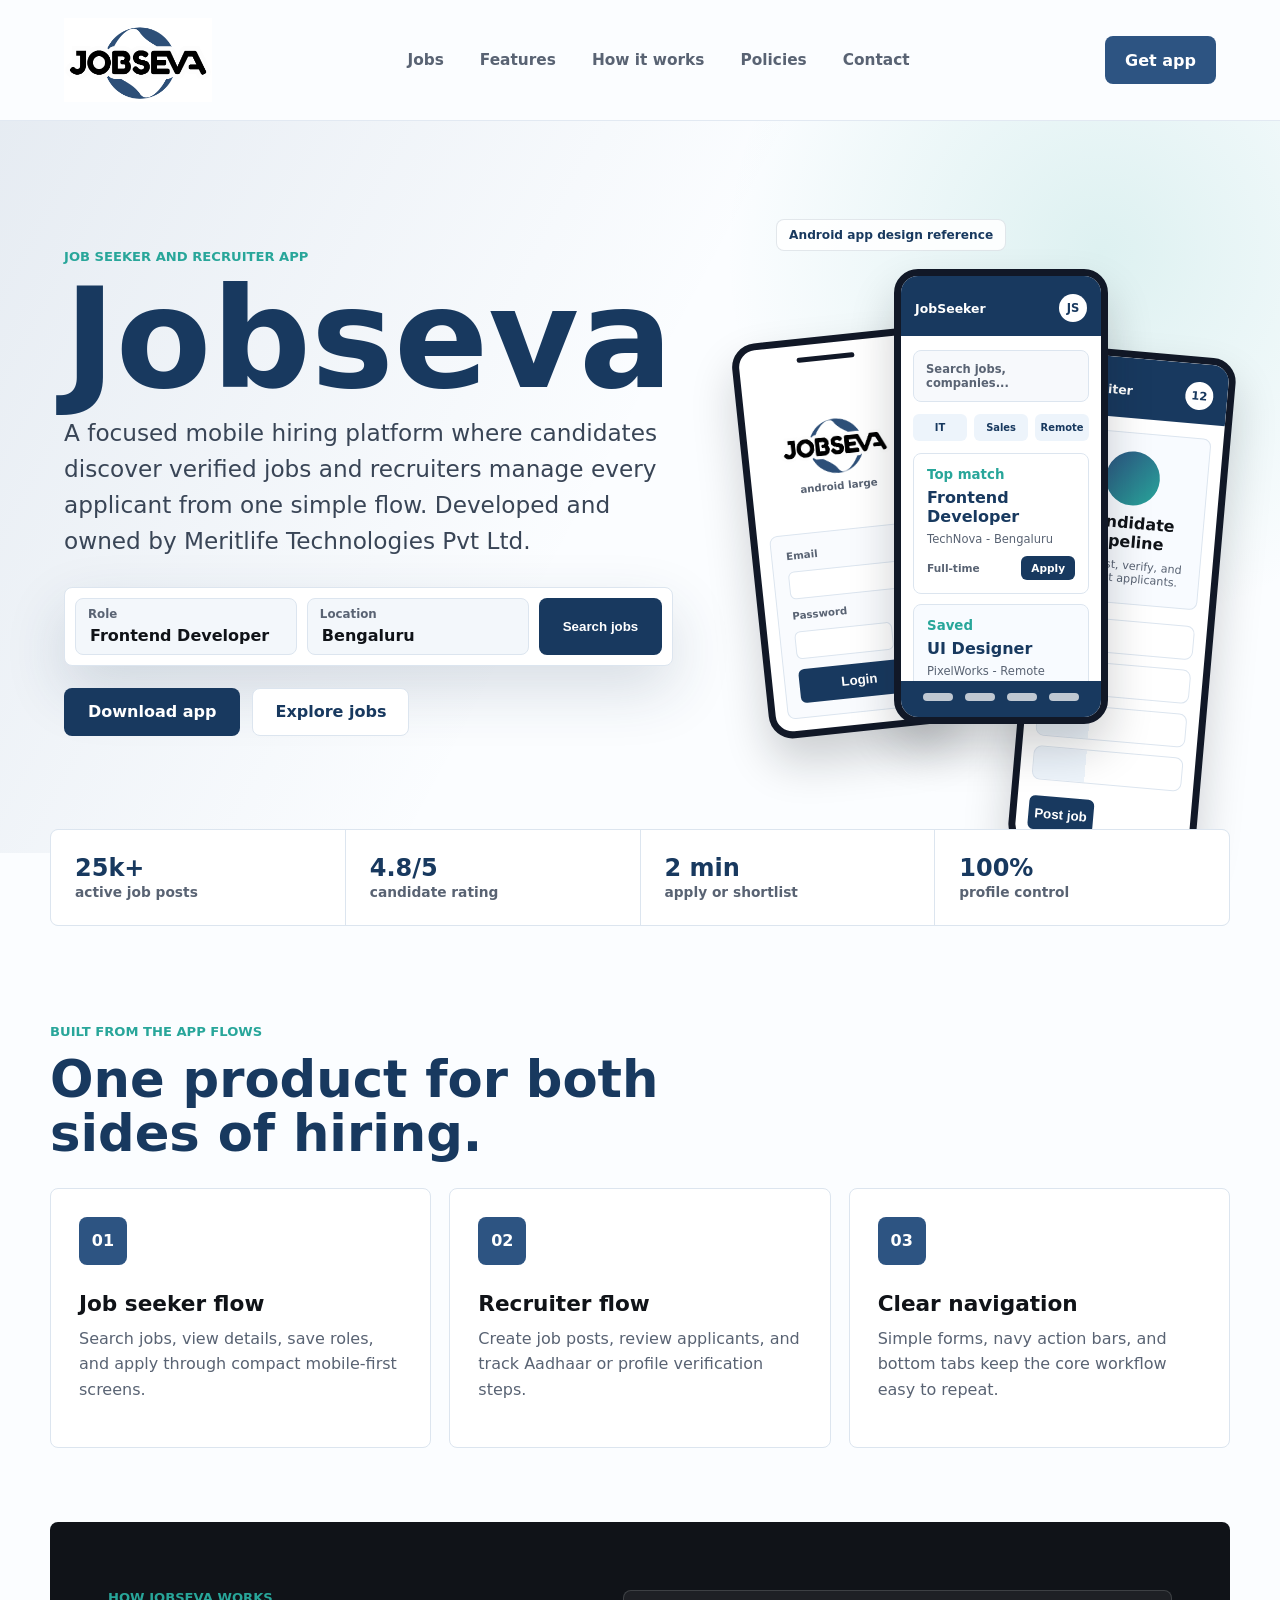
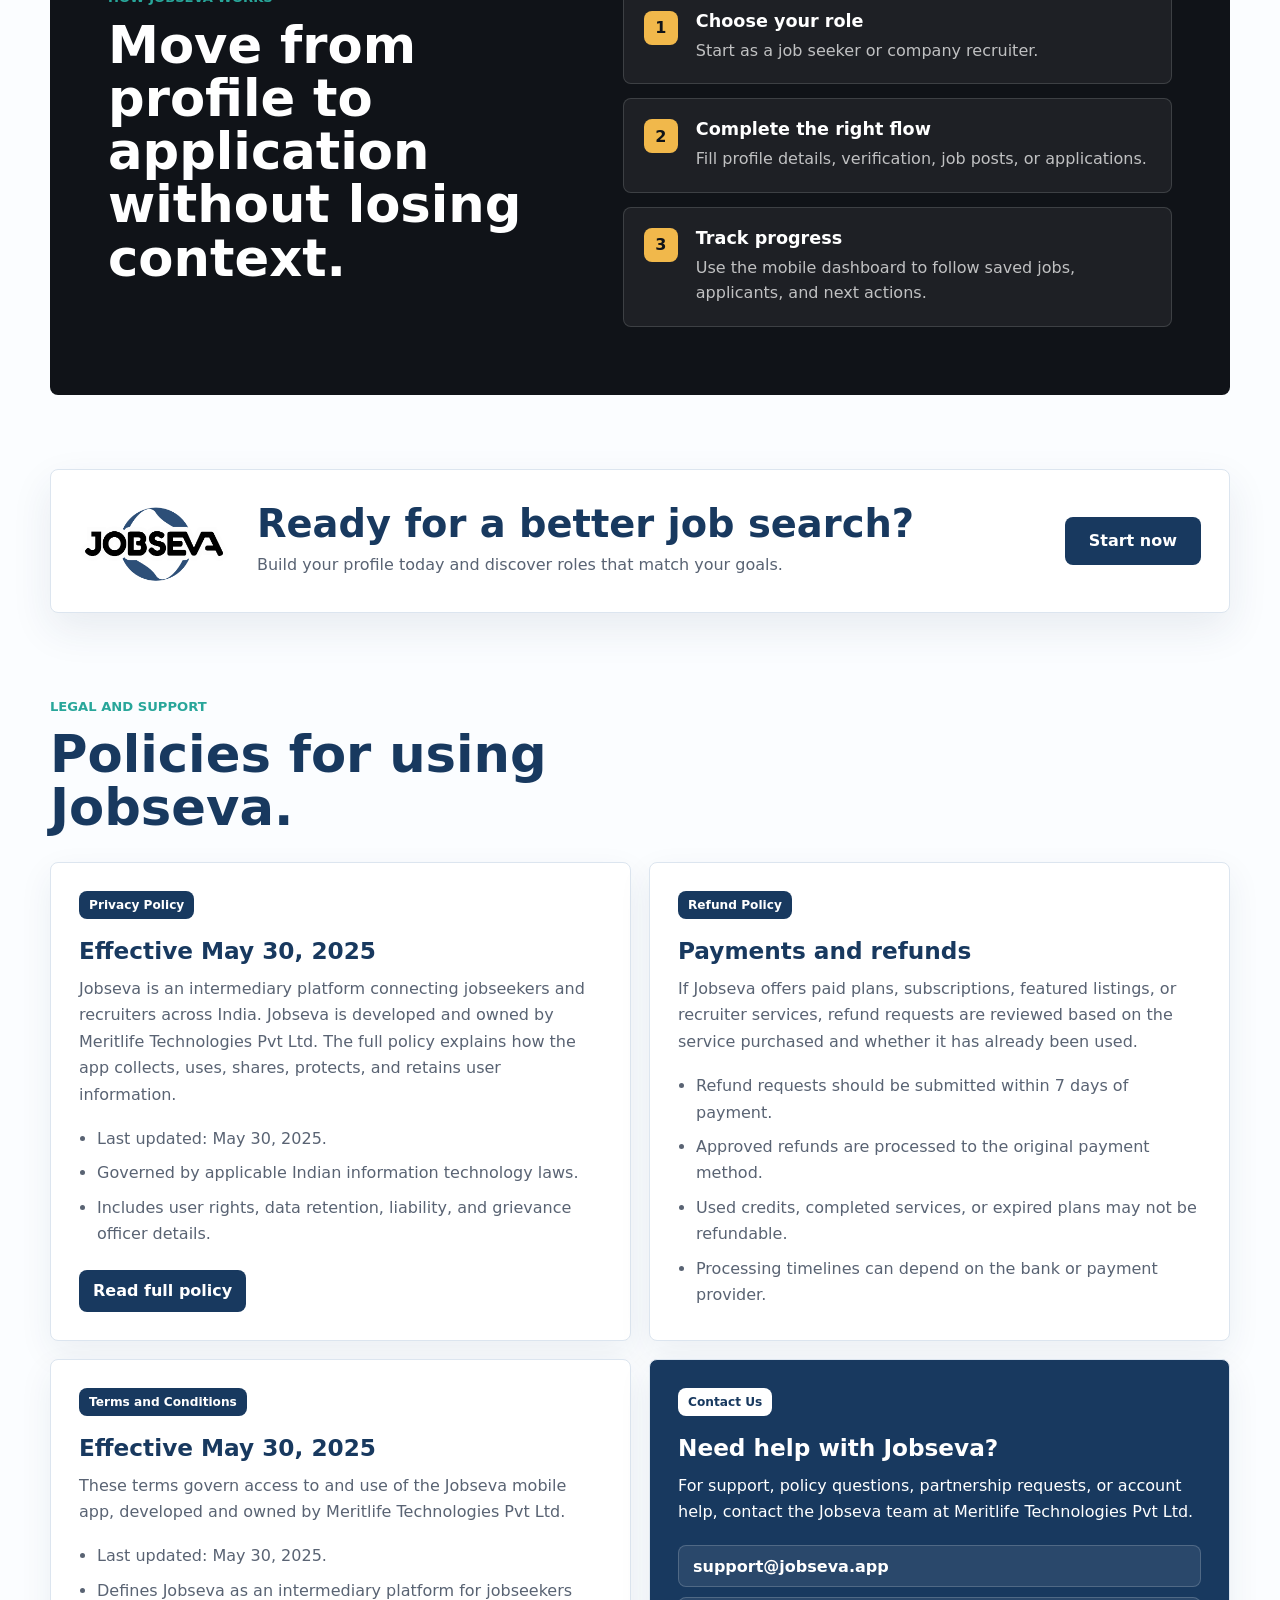
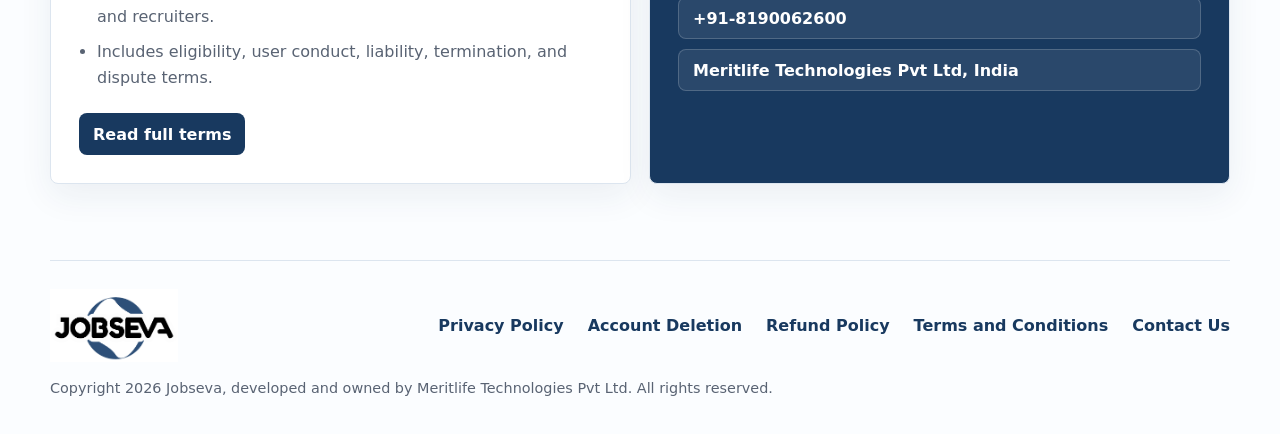
<file: index.html>
<!DOCTYPE html>
<html lang="en">
  <head>
    <meta charset="UTF-8" />
    <meta name="viewport" content="width=device-width, initial-scale=1.0" />
    <title>Jobseva - Find Work That Fits</title>
    <link rel="stylesheet" href="styles.css" />
    <link rel="icon" type="image/png" href="jobseva-logo.png" />
  </head>
  <body>
    <header class="site-header">
      <a class="brand" href="#" aria-label="Jobseva home">
        <img src="jobseva-logo-cropped.png" alt="Jobseva" />
      </a>
      <nav class="nav-links" aria-label="Primary navigation">
        <a href="#jobs">Jobs</a>
        <a href="#features">Features</a>
        <a href="#how">How it works</a>
        <a href="#policies">Policies</a>
        <a href="#contact">Contact</a>
      </nav>
      <a class="header-cta" href="#download">Get app</a>
    </header>

    <main>
      <section class="hero">
        <div class="hero-content">
          <p class="eyebrow">Job seeker and recruiter app</p>
          <h1>Jobseva</h1>
          <p class="hero-copy">
            A focused mobile hiring platform where candidates discover verified
            jobs and recruiters manage every applicant from one simple flow.
            Developed and owned by Meritlife Technologies Pvt Ltd.
          </p>

          <form class="search-panel" aria-label="Search jobs">
            <label>
              <span>Role</span>
              <input type="text" value="Frontend Developer" aria-label="Job role" />
            </label>
            <label>
              <span>Location</span>
              <input type="text" value="Bengaluru" aria-label="Job location" />
            </label>
            <button type="submit">Search jobs</button>
          </form>

          <div class="hero-actions" id="download">
            <a class="primary-action" href="#">Download app</a>
            <a class="secondary-action" href="#jobs">Explore jobs</a>
          </div>
        </div>

        <div class="app-showcase" aria-label="Jobseva app screens preview">
          <div class="showcase-label">Android app design reference</div>
          <div class="screen-stack">
            <section class="app-screen screen-login" aria-label="Login screen">
              <div class="status-bar"></div>
              <div class="splash-mark">
                <img src="jobseva-logo-cropped.png" alt="" />
                <span>android large</span>
              </div>
              <form class="login-card">
                <label>Email</label>
                <div class="input-line"></div>
                <label>Password</label>
                <div class="input-line short"></div>
                <button type="button">Login</button>
              </form>
            </section>

            <section class="app-screen screen-home" aria-label="Job seeker home screen">
              <div class="app-bar">
                <span>JobSeeker</span>
                <strong>JS</strong>
              </div>
              <div class="search-chip">Search jobs, companies...</div>
              <div class="category-row">
                <span>IT</span>
                <span>Sales</span>
                <span>Remote</span>
              </div>
              <article class="mobile-job-card" id="jobs">
                <small>Top match</small>
                <h2>Frontend Developer</h2>
                <p>TechNova - Bengaluru</p>
                <div>
                  <span>Full-time</span>
                  <strong>Apply</strong>
                </div>
              </article>
              <article class="mobile-job-card muted-card">
                <small>Saved</small>
                <h2>UI Designer</h2>
                <p>PixelWorks - Remote</p>
              </article>
              <nav class="bottom-nav" aria-label="App navigation">
                <span></span>
                <span></span>
                <span></span>
                <span></span>
              </nav>
            </section>

            <section class="app-screen screen-profile" aria-label="Recruiter dashboard screen">
              <div class="app-bar">
                <span>Recruiter</span>
                <strong>12</strong>
              </div>
              <div class="profile-panel">
                <div class="avatar"></div>
                <strong>Candidate pipeline</strong>
                <p>Shortlist, verify, and contact applicants.</p>
              </div>
              <div class="pipeline-list">
                <span></span>
                <span></span>
                <span></span>
                <span></span>
              </div>
              <button class="post-job" type="button">Post job</button>
            </section>
          </div>
        </div>
      </section>

      <section class="trust-band" aria-label="Jobseva highlights">
        <div>
          <strong>25k+</strong>
          <span>active job posts</span>
        </div>
        <div>
          <strong>4.8/5</strong>
          <span>candidate rating</span>
        </div>
        <div>
          <strong>2 min</strong>
          <span>apply or shortlist</span>
        </div>
        <div>
          <strong>100%</strong>
          <span>profile control</span>
        </div>
      </section>

      <section class="features" id="features">
        <div class="section-heading">
          <p class="eyebrow">Built from the app flows</p>
          <h2>One product for both sides of hiring.</h2>
        </div>
        <div class="feature-grid">
          <article>
            <span class="feature-icon">01</span>
            <h3>Job seeker flow</h3>
            <p>Search jobs, view details, save roles, and apply through compact mobile-first screens.</p>
          </article>
          <article>
            <span class="feature-icon">02</span>
            <h3>Recruiter flow</h3>
            <p>Create job posts, review applicants, and track Aadhaar or profile verification steps.</p>
          </article>
          <article>
            <span class="feature-icon">03</span>
            <h3>Clear navigation</h3>
            <p>Simple forms, navy action bars, and bottom tabs keep the core workflow easy to repeat.</p>
          </article>
        </div>
      </section>

      <section class="workflow" id="how">
        <div>
          <p class="eyebrow">How Jobseva works</p>
          <h2>Move from profile to application without losing context.</h2>
        </div>
        <ol>
          <li>
            <strong>Choose your role</strong>
            <span>Start as a job seeker or company recruiter.</span>
          </li>
          <li>
            <strong>Complete the right flow</strong>
            <span>Fill profile details, verification, job posts, or applications.</span>
          </li>
          <li>
            <strong>Track progress</strong>
            <span>Use the mobile dashboard to follow saved jobs, applicants, and next actions.</span>
          </li>
        </ol>
      </section>

      <section class="final-cta">
        <img src="jobseva-logo-cropped.png" alt="Jobseva" />
        <div>
          <h2>Ready for a better job search?</h2>
          <p>Build your profile today and discover roles that match your goals.</p>
        </div>
        <a href="#">Start now</a>
      </section>

      <section class="policies" id="policies">
        <div class="section-heading">
          <p class="eyebrow">Legal and support</p>
          <h2>Policies for using Jobseva.</h2>
        </div>

        <div class="policy-grid">
          <article id="privacy-policy">
            <span class="policy-kicker">Privacy Policy</span>
            <h3>Effective May 30, 2025</h3>
            <p>
              Jobseva is an intermediary platform connecting jobseekers and
              recruiters across India. Jobseva is developed and owned by
              Meritlife Technologies Pvt Ltd. The full policy explains how the
              app collects, uses, shares, protects, and retains user information.
            </p>
            <ul>
              <li>Last updated: May 30, 2025.</li>
              <li>Governed by applicable Indian information technology laws.</li>
              <li>Includes user rights, data retention, liability, and grievance officer details.</li>
            </ul>
            <div class="policy-actions">
              <a href="privacy-policy.html">Read full policy</a>
            </div>
          </article>

          <article id="refund-policy">
            <span class="policy-kicker">Refund Policy</span>
            <h3>Payments and refunds</h3>
            <p>
              If Jobseva offers paid plans, subscriptions, featured listings, or
              recruiter services, refund requests are reviewed based on the
              service purchased and whether it has already been used.
            </p>
            <ul>
              <li>Refund requests should be submitted within 7 days of payment.</li>
              <li>Approved refunds are processed to the original payment method.</li>
              <li>Used credits, completed services, or expired plans may not be refundable.</li>
              <li>Processing timelines can depend on the bank or payment provider.</li>
            </ul>
          </article>

          <article id="terms-and-conditions">
            <span class="policy-kicker">Terms and Conditions</span>
            <h3>Effective May 30, 2025</h3>
            <p>
              These terms govern access to and use of the Jobseva mobile app,
              developed and owned by Meritlife Technologies Pvt Ltd.
            </p>
            <ul>
              <li>Last updated: May 30, 2025.</li>
              <li>Defines Jobseva as an intermediary platform for jobseekers and recruiters.</li>
              <li>Includes eligibility, user conduct, liability, termination, and dispute terms.</li>
            </ul>
            <div class="policy-actions">
              <a href="terms-and-conditions.html">Read full terms</a>
            </div>
          </article>

          <article class="contact-card" id="contact">
            <span class="policy-kicker">Contact Us</span>
            <h3>Need help with Jobseva?</h3>
            <p>
              For support, policy questions, partnership requests, or account
              help, contact the Jobseva team at Meritlife Technologies Pvt Ltd.
            </p>
            <div class="contact-list">
              <a href="mailto:support@jobseva.app">support@jobseva.app</a>
              <a href="tel:+918190062600">+91-8190062600</a>
              <span>Meritlife Technologies Pvt Ltd, India</span>
            </div>
          </article>
        </div>
      </section>
    </main>

    <footer class="site-footer">
      <img src="jobseva-logo-cropped.png" alt="Jobseva" />
      <nav aria-label="Footer navigation">
        <a href="privacy-policy.html">Privacy Policy</a>
        <a href="account-deletion.html">Account Deletion</a>
        <a href="#refund-policy">Refund Policy</a>
        <a href="terms-and-conditions.html">Terms and Conditions</a>
        <a href="#contact">Contact Us</a>
      </nav>
      <p>Copyright 2026 Jobseva, developed and owned by Meritlife Technologies Pvt Ltd. All rights reserved.</p>
    </footer>
  </body>
</html>
</file>
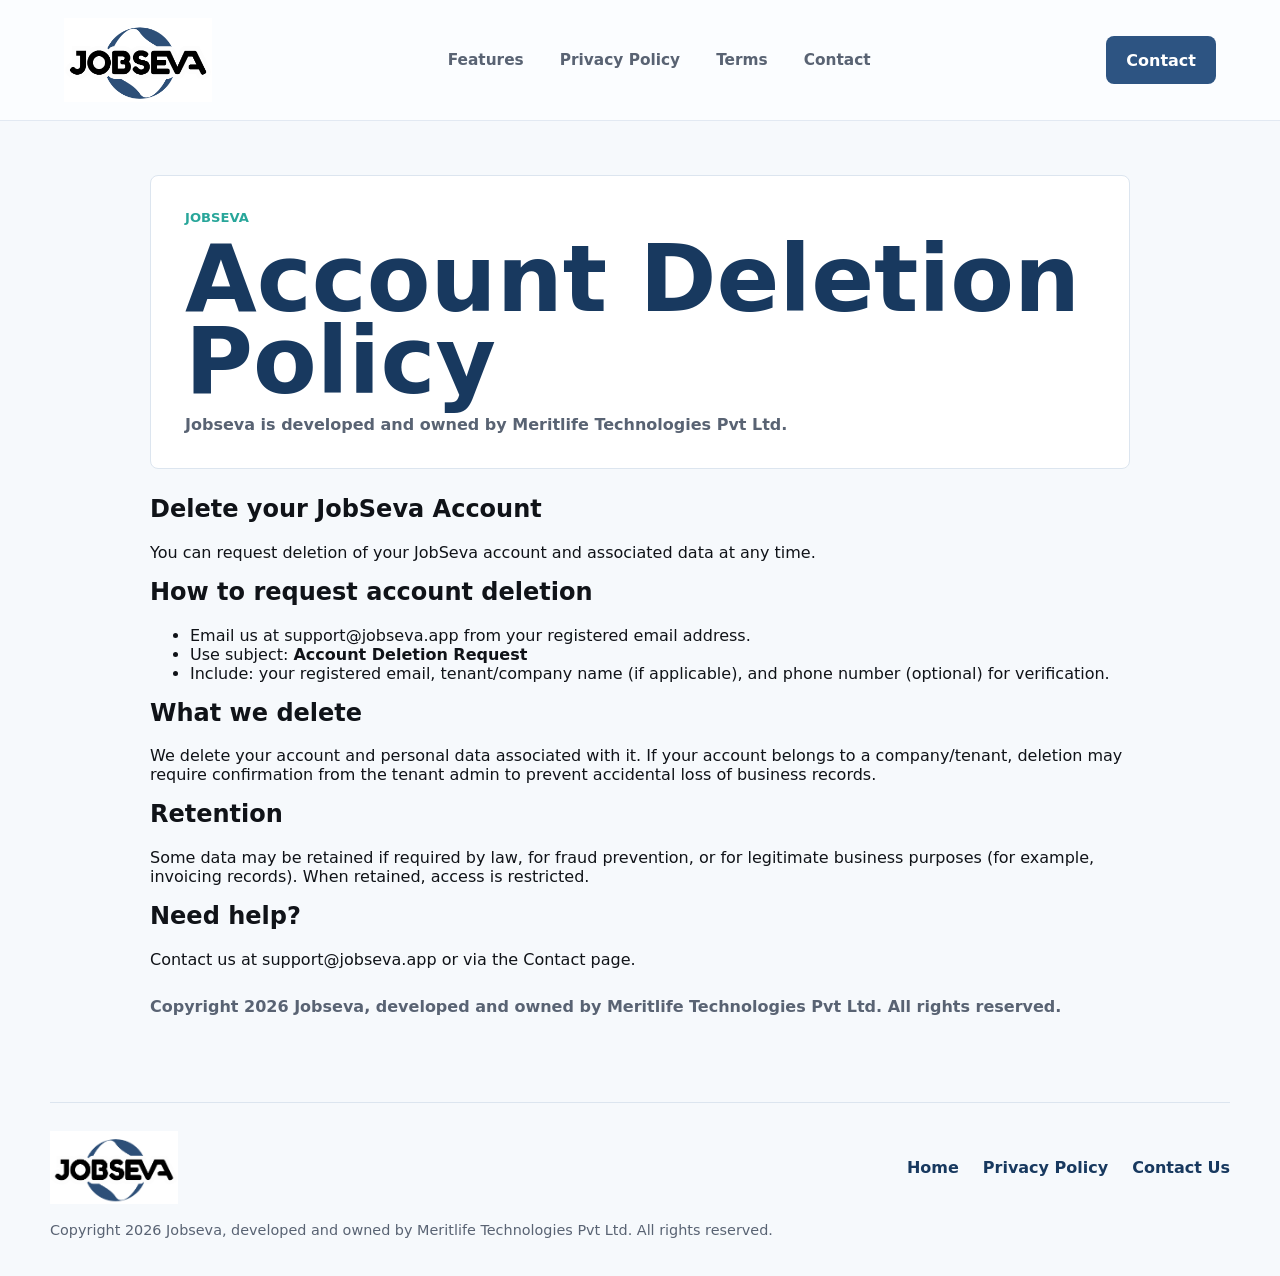
<file: account-deletion.html>
<!DOCTYPE html>
<html lang="en">
  <head>
    <meta charset="UTF-8" />
    <meta name="viewport" content="width=device-width, initial-scale=1.0" />
    <title>Jobseva - Account Deletion Policy</title>
    <link rel="stylesheet" href="styles.css" />
    <link rel="icon" type="image/png" href="jobseva-logo.png" />
  </head>
  <body class="legal-page">
    <header class="site-header">
      <a class="brand" href="index.html" aria-label="Jobseva home">
        <img src="jobseva-logo-cropped.png" alt="Jobseva" />
      </a>
      <nav class="nav-links" aria-label="Primary navigation">
        <a href="index.html#features">Features</a>
        <a href="privacy-policy.html">Privacy Policy</a>
        <a href="terms-and-conditions.html">Terms</a>
        <a href="index.html#contact">Contact</a>
      </nav>
      <a class="header-cta" href="index.html#contact">Contact</a>
    </header>

    <main class="legal-shell">
      <section class="legal-hero">
        <p class="eyebrow">JOBSEVA</p>
        <h1>Account Deletion Policy</h1>
        <p>Jobseva is developed and owned by Meritlife Technologies Pvt Ltd.</p>
      </section>

      <article class="legal-body">
        <h2>Delete your JobSeva Account</h2>
        <p>You can request deletion of your JobSeva account and associated data at any time.</p>

        <h2>How to request account deletion</h2>
        <ul>
          <li>Email us at <a href="mailto:support@jobseva.app">support@jobseva.app</a> from your registered email address.</li>
          <li>Use subject: <strong>Account Deletion Request</strong></li>
          <li>Include: your registered email, tenant/company name (if applicable), and phone number (optional) for verification.</li>
        </ul>

        <h2>What we delete</h2>
        <p>We delete your account and personal data associated with it. If your account belongs to a company/tenant, deletion may require confirmation from the tenant admin to prevent accidental loss of business records.</p>

        <h2>Retention</h2>
        <p>Some data may be retained if required by law, for fraud prevention, or for legitimate business purposes (for example, invoicing records). When retained, access is restricted.</p>

        <h2>Need help?</h2>
        <p>Contact us at <a href="mailto:support@jobseva.app">support@jobseva.app</a> or via the <a href="index.html#contact">Contact page</a>.</p>

        <p class="copyright-line">Copyright 2026 Jobseva, developed and owned by Meritlife Technologies Pvt Ltd. All rights reserved.</p>
      </article>
    </main>

    <footer class="site-footer">
      <img src="jobseva-logo-cropped.png" alt="Jobseva" />
      <nav aria-label="Footer navigation">
        <a href="index.html">Home</a>
        <a href="privacy-policy.html">Privacy Policy</a>
        <a href="index.html#contact">Contact Us</a>
      </nav>
      <p>Copyright 2026 Jobseva, developed and owned by Meritlife Technologies Pvt Ltd. All rights reserved.</p>
    </footer>
  </body>
</html>
</file>
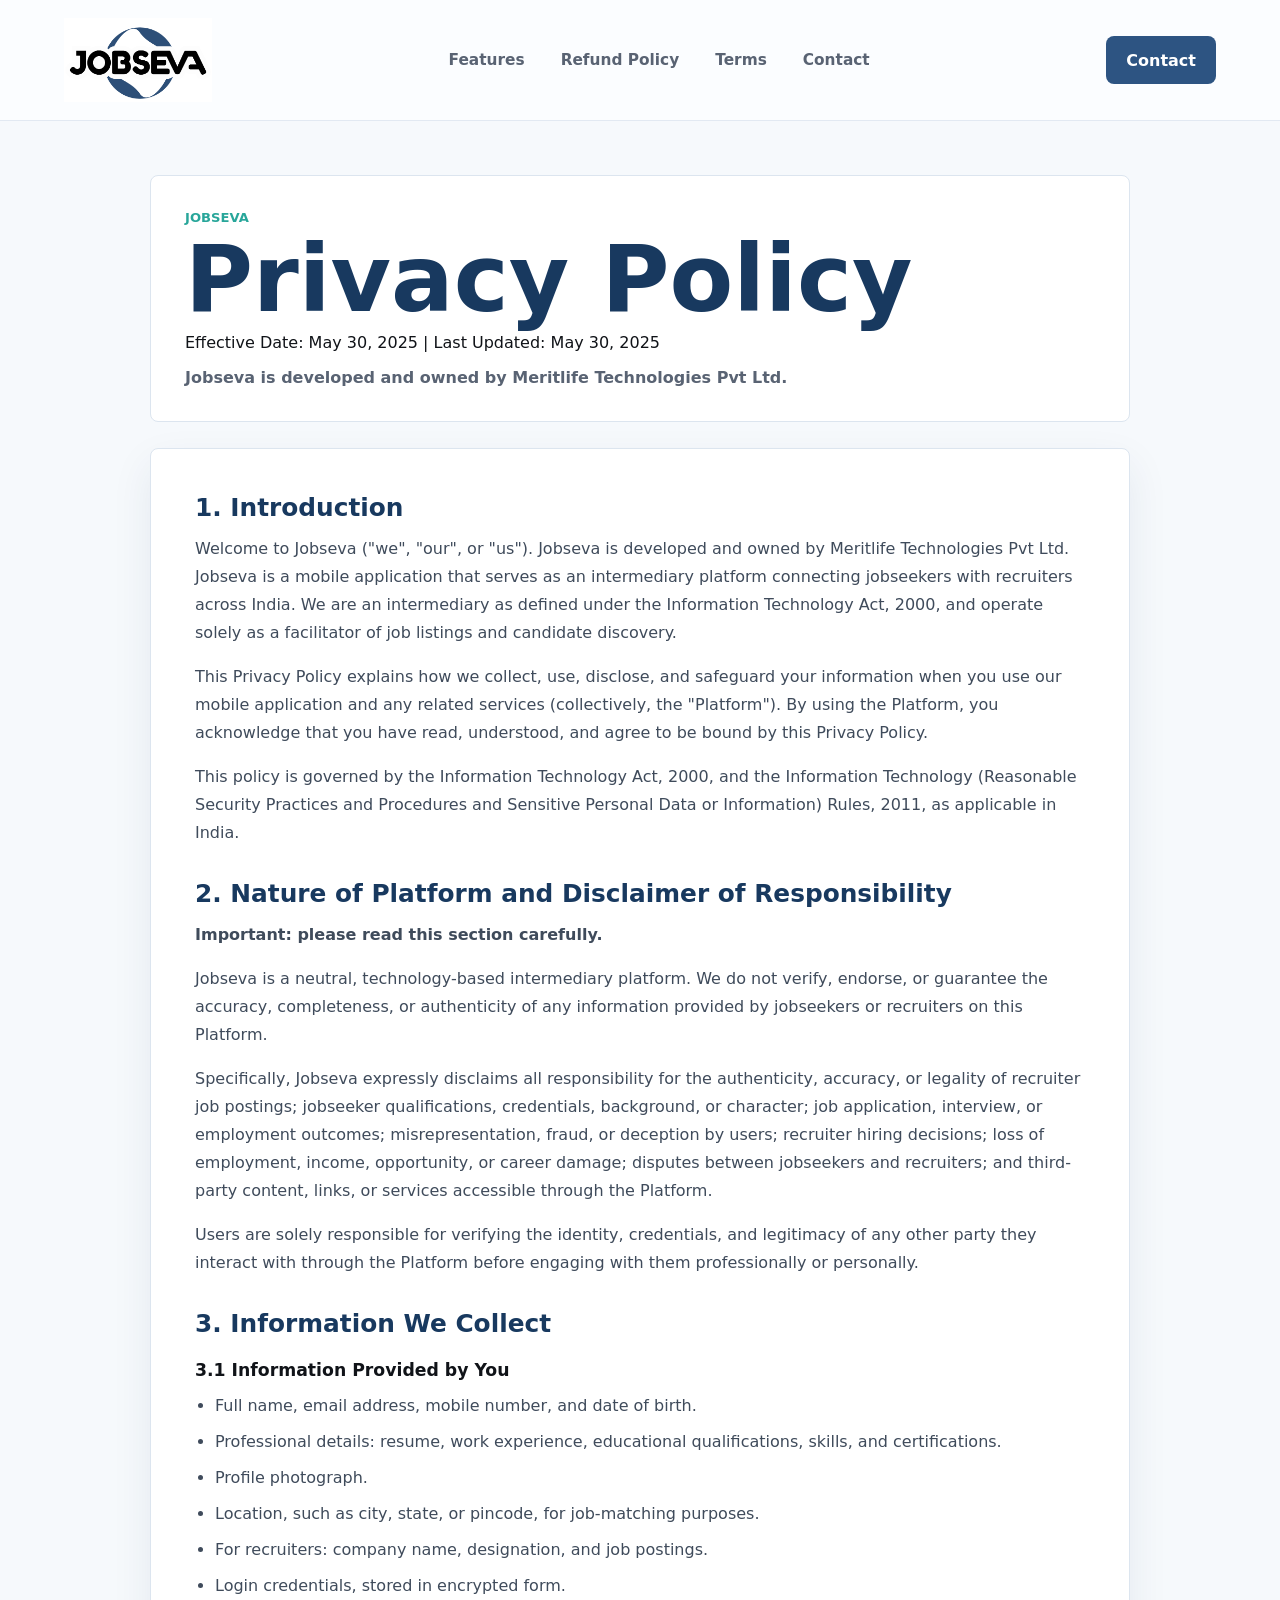
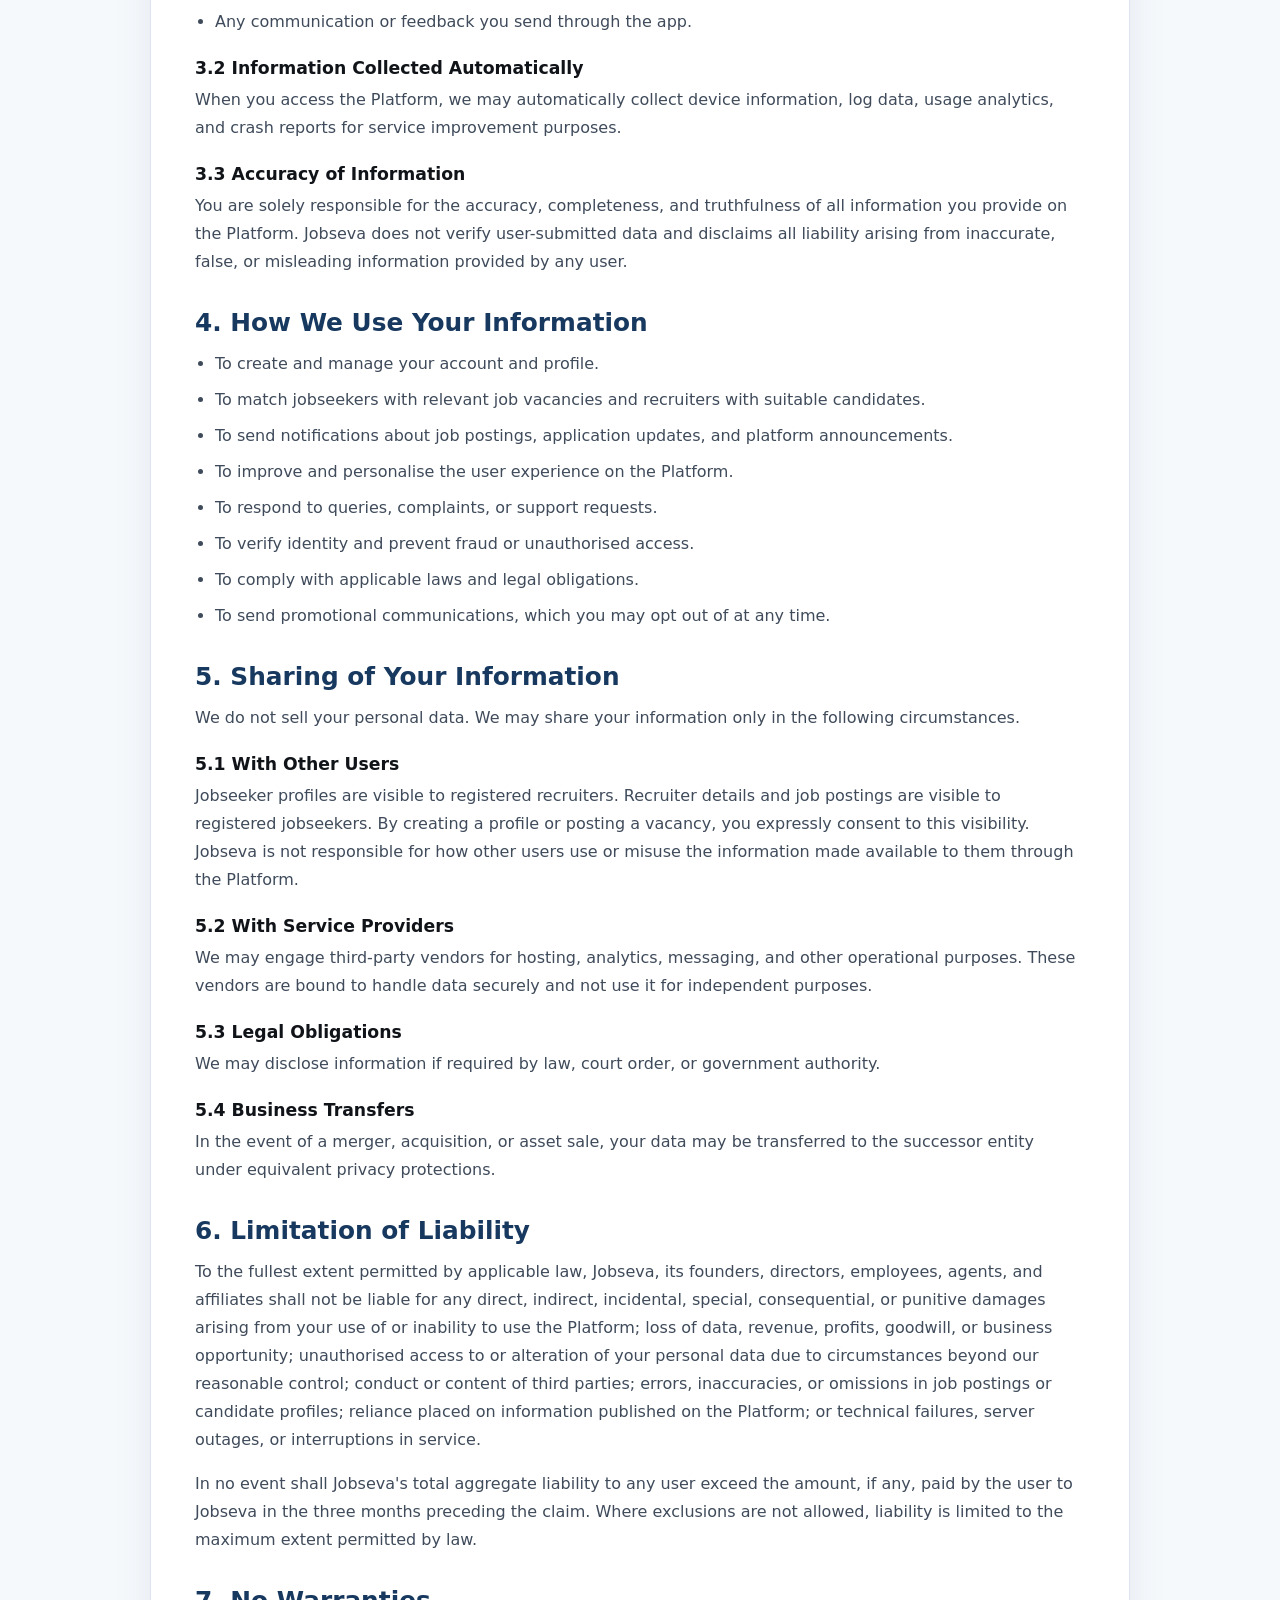
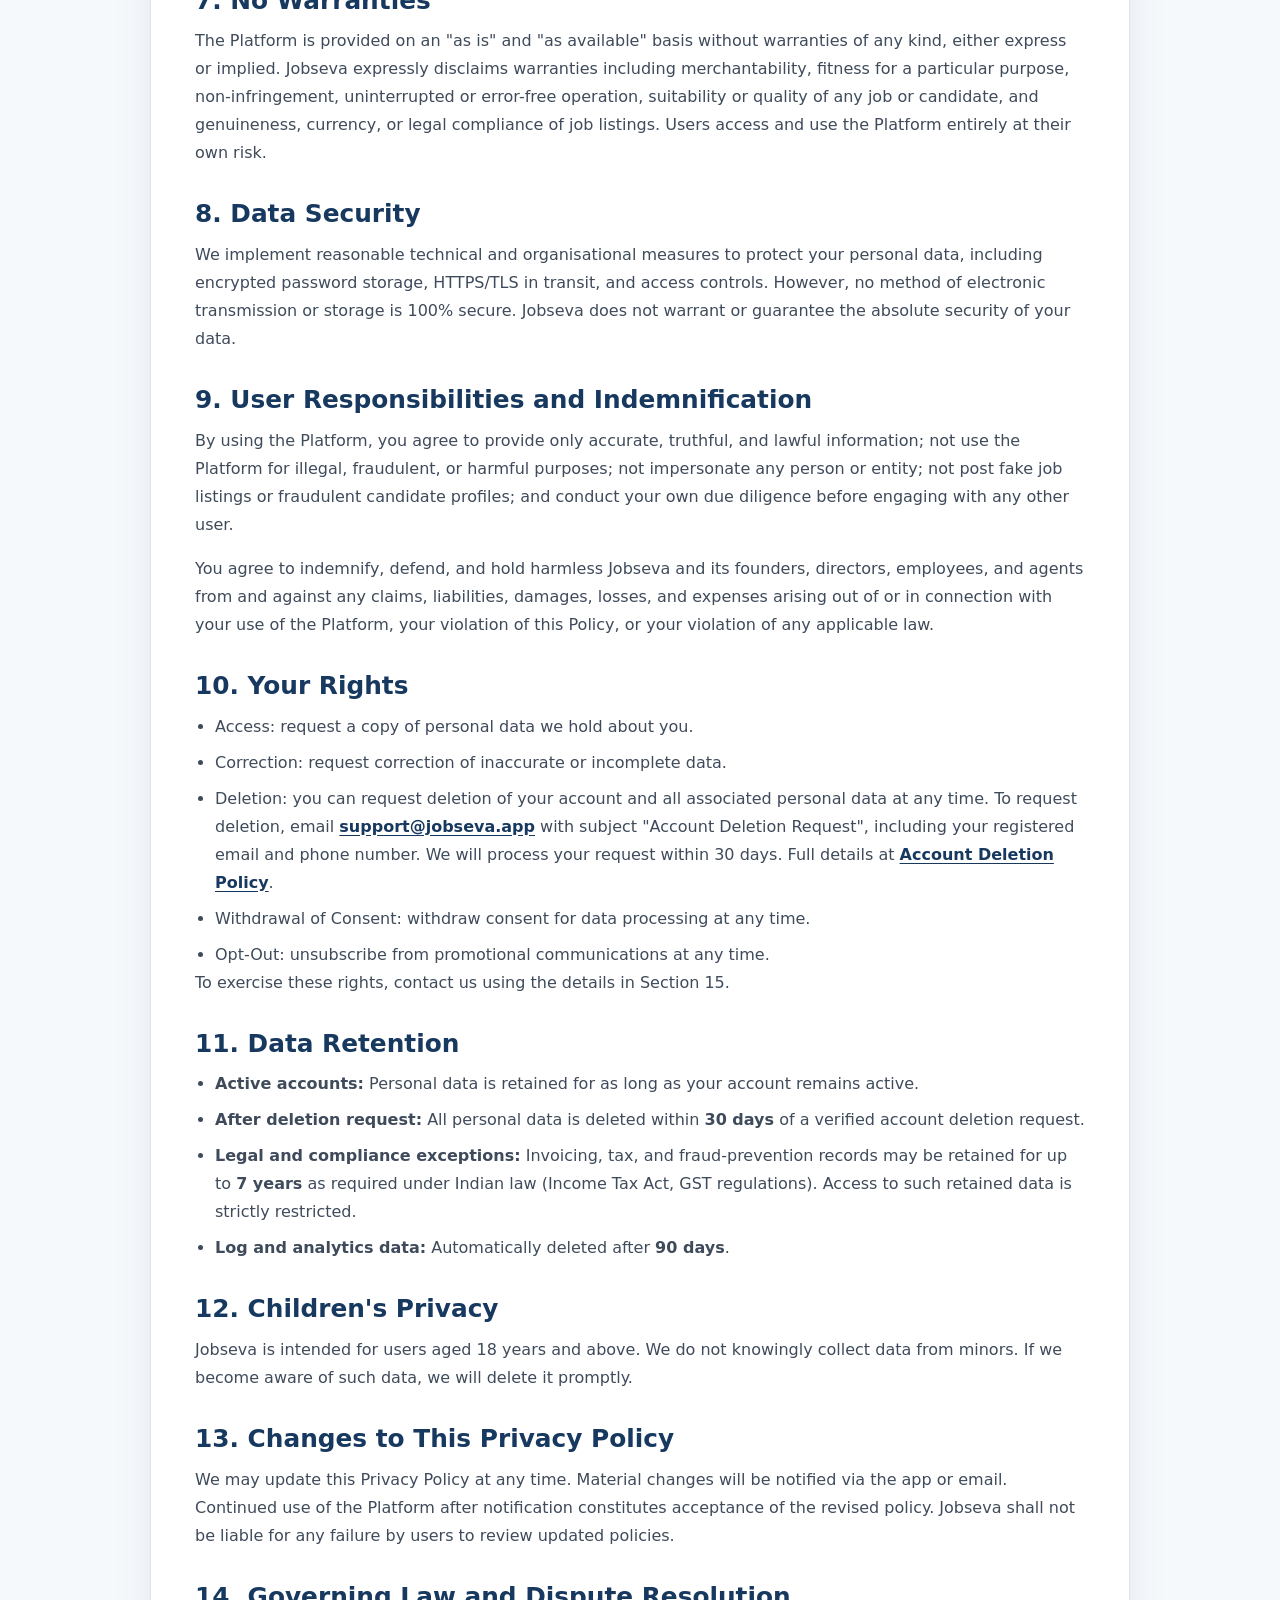
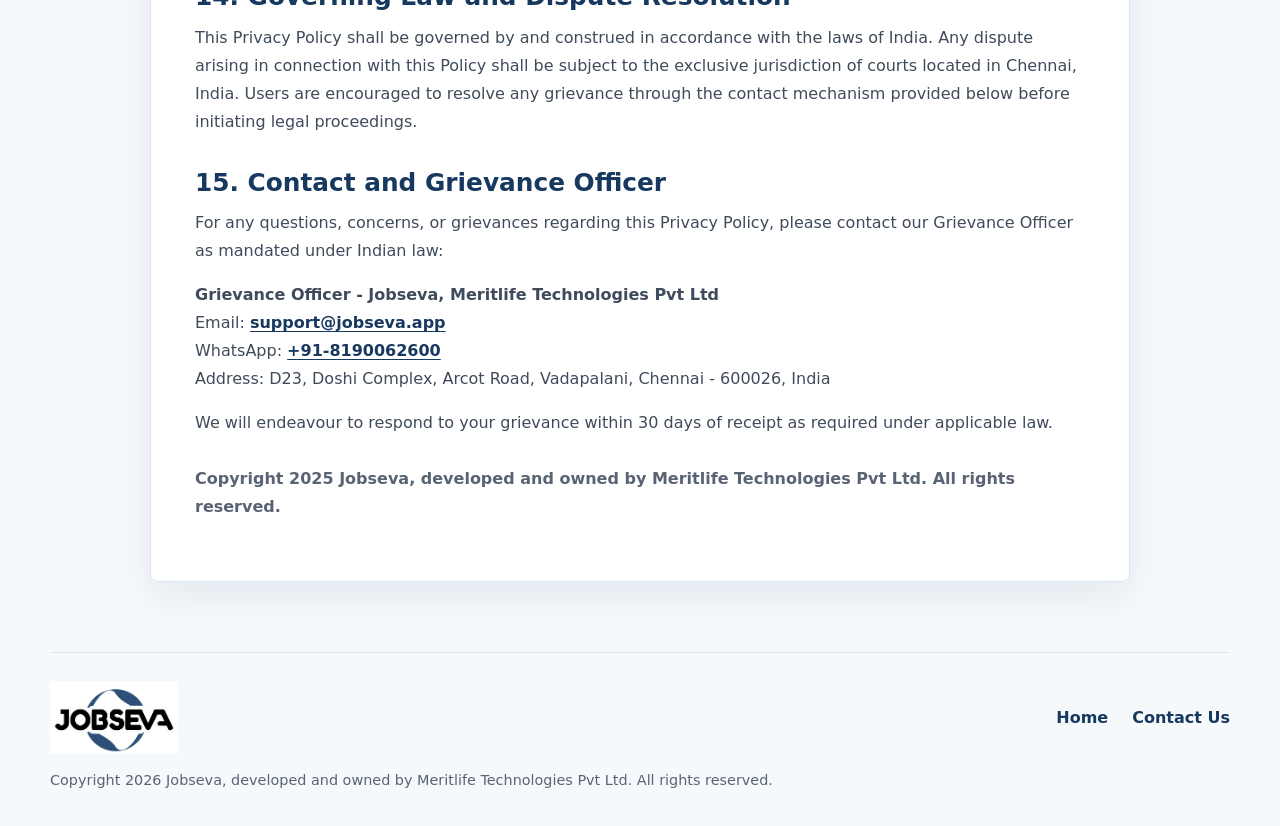
<file: privacy-policy.html>
<!DOCTYPE html>
<html lang="en">
  <head>
    <meta charset="UTF-8" />
    <meta name="viewport" content="width=device-width, initial-scale=1.0" />
    <title>Jobseva Privacy Policy</title>
    <link rel="stylesheet" href="styles.css" />
    <link rel="icon" type="image/png" href="jobseva-logo.png" />
  </head>
  <body class="legal-page">
    <header class="site-header">
      <a class="brand" href="index.html" aria-label="Jobseva home">
        <img src="jobseva-logo-cropped.png" alt="Jobseva" />
      </a>
      <nav class="nav-links" aria-label="Primary navigation">
        <a href="index.html#features">Features</a>
        <a href="index.html#refund-policy">Refund Policy</a>
        <a href="index.html#terms-and-conditions">Terms</a>
        <a href="index.html#contact">Contact</a>
      </nav>
      <a class="header-cta" href="index.html#contact">Contact</a>
    </header>

    <main class="legal-shell">
      <section class="legal-hero">
        <p class="eyebrow">JOBSEVA</p>
        <h1>Privacy Policy</h1>
        <p>Effective Date: May 30, 2025 | Last Updated: May 30, 2025</p>
        <p>Jobseva is developed and owned by Meritlife Technologies Pvt Ltd.</p>
      </section>

      <article class="legal-document">
        <h2>1. Introduction</h2>
        <p>Welcome to Jobseva ("we", "our", or "us"). Jobseva is developed and owned by Meritlife Technologies Pvt Ltd. Jobseva is a mobile application that serves as an intermediary platform connecting jobseekers with recruiters across India. We are an intermediary as defined under the Information Technology Act, 2000, and operate solely as a facilitator of job listings and candidate discovery.</p>
        <p>This Privacy Policy explains how we collect, use, disclose, and safeguard your information when you use our mobile application and any related services (collectively, the "Platform"). By using the Platform, you acknowledge that you have read, understood, and agree to be bound by this Privacy Policy.</p>
        <p>This policy is governed by the Information Technology Act, 2000, and the Information Technology (Reasonable Security Practices and Procedures and Sensitive Personal Data or Information) Rules, 2011, as applicable in India.</p>

        <h2>2. Nature of Platform and Disclaimer of Responsibility</h2>
        <p><strong>Important: please read this section carefully.</strong></p>
        <p>Jobseva is a neutral, technology-based intermediary platform. We do not verify, endorse, or guarantee the accuracy, completeness, or authenticity of any information provided by jobseekers or recruiters on this Platform.</p>
        <p>Specifically, Jobseva expressly disclaims all responsibility for the authenticity, accuracy, or legality of recruiter job postings; jobseeker qualifications, credentials, background, or character; job application, interview, or employment outcomes; misrepresentation, fraud, or deception by users; recruiter hiring decisions; loss of employment, income, opportunity, or career damage; disputes between jobseekers and recruiters; and third-party content, links, or services accessible through the Platform.</p>
        <p>Users are solely responsible for verifying the identity, credentials, and legitimacy of any other party they interact with through the Platform before engaging with them professionally or personally.</p>

        <h2>3. Information We Collect</h2>
        <h3>3.1 Information Provided by You</h3>
        <ul>
          <li>Full name, email address, mobile number, and date of birth.</li>
          <li>Professional details: resume, work experience, educational qualifications, skills, and certifications.</li>
          <li>Profile photograph.</li>
          <li>Location, such as city, state, or pincode, for job-matching purposes.</li>
          <li>For recruiters: company name, designation, and job postings.</li>
          <li>Login credentials, stored in encrypted form.</li>
          <li>Any communication or feedback you send through the app.</li>
        </ul>
        <h3>3.2 Information Collected Automatically</h3>
        <p>When you access the Platform, we may automatically collect device information, log data, usage analytics, and crash reports for service improvement purposes.</p>
        <h3>3.3 Accuracy of Information</h3>
        <p>You are solely responsible for the accuracy, completeness, and truthfulness of all information you provide on the Platform. Jobseva does not verify user-submitted data and disclaims all liability arising from inaccurate, false, or misleading information provided by any user.</p>

        <h2>4. How We Use Your Information</h2>
        <ul>
          <li>To create and manage your account and profile.</li>
          <li>To match jobseekers with relevant job vacancies and recruiters with suitable candidates.</li>
          <li>To send notifications about job postings, application updates, and platform announcements.</li>
          <li>To improve and personalise the user experience on the Platform.</li>
          <li>To respond to queries, complaints, or support requests.</li>
          <li>To verify identity and prevent fraud or unauthorised access.</li>
          <li>To comply with applicable laws and legal obligations.</li>
          <li>To send promotional communications, which you may opt out of at any time.</li>
        </ul>

        <h2>5. Sharing of Your Information</h2>
        <p>We do not sell your personal data. We may share your information only in the following circumstances.</p>
        <h3>5.1 With Other Users</h3>
        <p>Jobseeker profiles are visible to registered recruiters. Recruiter details and job postings are visible to registered jobseekers. By creating a profile or posting a vacancy, you expressly consent to this visibility. Jobseva is not responsible for how other users use or misuse the information made available to them through the Platform.</p>
        <h3>5.2 With Service Providers</h3>
        <p>We may engage third-party vendors for hosting, analytics, messaging, and other operational purposes. These vendors are bound to handle data securely and not use it for independent purposes.</p>
        <h3>5.3 Legal Obligations</h3>
        <p>We may disclose information if required by law, court order, or government authority.</p>
        <h3>5.4 Business Transfers</h3>
        <p>In the event of a merger, acquisition, or asset sale, your data may be transferred to the successor entity under equivalent privacy protections.</p>

        <h2>6. Limitation of Liability</h2>
        <p>To the fullest extent permitted by applicable law, Jobseva, its founders, directors, employees, agents, and affiliates shall not be liable for any direct, indirect, incidental, special, consequential, or punitive damages arising from your use of or inability to use the Platform; loss of data, revenue, profits, goodwill, or business opportunity; unauthorised access to or alteration of your personal data due to circumstances beyond our reasonable control; conduct or content of third parties; errors, inaccuracies, or omissions in job postings or candidate profiles; reliance placed on information published on the Platform; or technical failures, server outages, or interruptions in service.</p>
        <p>In no event shall Jobseva's total aggregate liability to any user exceed the amount, if any, paid by the user to Jobseva in the three months preceding the claim. Where exclusions are not allowed, liability is limited to the maximum extent permitted by law.</p>

        <h2>7. No Warranties</h2>
        <p>The Platform is provided on an "as is" and "as available" basis without warranties of any kind, either express or implied. Jobseva expressly disclaims warranties including merchantability, fitness for a particular purpose, non-infringement, uninterrupted or error-free operation, suitability or quality of any job or candidate, and genuineness, currency, or legal compliance of job listings. Users access and use the Platform entirely at their own risk.</p>

        <h2>8. Data Security</h2>
        <p>We implement reasonable technical and organisational measures to protect your personal data, including encrypted password storage, HTTPS/TLS in transit, and access controls. However, no method of electronic transmission or storage is 100% secure. Jobseva does not warrant or guarantee the absolute security of your data.</p>

        <h2>9. User Responsibilities and Indemnification</h2>
        <p>By using the Platform, you agree to provide only accurate, truthful, and lawful information; not use the Platform for illegal, fraudulent, or harmful purposes; not impersonate any person or entity; not post fake job listings or fraudulent candidate profiles; and conduct your own due diligence before engaging with any other user.</p>
        <p>You agree to indemnify, defend, and hold harmless Jobseva and its founders, directors, employees, and agents from and against any claims, liabilities, damages, losses, and expenses arising out of or in connection with your use of the Platform, your violation of this Policy, or your violation of any applicable law.</p>

        <h2>10. Your Rights</h2>
        <ul>
          <li>Access: request a copy of personal data we hold about you.</li>
          <li>Correction: request correction of inaccurate or incomplete data.</li>
          <li>Deletion: you can request deletion of your account and all associated personal data at any time. To request deletion, email <a href="mailto:support@jobseva.app">support@jobseva.app</a> with subject "Account Deletion Request", including your registered email and phone number. We will process your request within 30 days. Full details at <a href="account-deletion.html">Account Deletion Policy</a>.</li>
          <li>Withdrawal of Consent: withdraw consent for data processing at any time.</li>
          <li>Opt-Out: unsubscribe from promotional communications at any time.</li>
        </ul>
        <p>To exercise these rights, contact us using the details in Section 15.</p>

        <h2>11. Data Retention</h2>
        <ul>
          <li><strong>Active accounts:</strong> Personal data is retained for as long as your account remains active.</li>
          <li><strong>After deletion request:</strong> All personal data is deleted within <strong>30 days</strong> of a verified account deletion request.</li>
          <li><strong>Legal and compliance exceptions:</strong> Invoicing, tax, and fraud-prevention records may be retained for up to <strong>7 years</strong> as required under Indian law (Income Tax Act, GST regulations). Access to such retained data is strictly restricted.</li>
          <li><strong>Log and analytics data:</strong> Automatically deleted after <strong>90 days</strong>.</li>
        </ul>

        <h2>12. Children's Privacy</h2>
        <p>Jobseva is intended for users aged 18 years and above. We do not knowingly collect data from minors. If we become aware of such data, we will delete it promptly.</p>

        <h2>13. Changes to This Privacy Policy</h2>
        <p>We may update this Privacy Policy at any time. Material changes will be notified via the app or email. Continued use of the Platform after notification constitutes acceptance of the revised policy. Jobseva shall not be liable for any failure by users to review updated policies.</p>

        <h2>14. Governing Law and Dispute Resolution</h2>
        <p>This Privacy Policy shall be governed by and construed in accordance with the laws of India. Any dispute arising in connection with this Policy shall be subject to the exclusive jurisdiction of courts located in Chennai, India. Users are encouraged to resolve any grievance through the contact mechanism provided below before initiating legal proceedings.</p>

        <h2>15. Contact and Grievance Officer</h2>
        <p>For any questions, concerns, or grievances regarding this Privacy Policy, please contact our Grievance Officer as mandated under Indian law:</p>
        <p><strong>Grievance Officer - Jobseva, Meritlife Technologies Pvt Ltd</strong><br />Email: <a href="mailto:support@jobseva.app">support@jobseva.app</a><br />WhatsApp: <a href="tel:+918190062600">+91-8190062600</a><br />Address: D23, Doshi Complex, Arcot Road, Vadapalani, Chennai - 600026, India</p>
        <p>We will endeavour to respond to your grievance within 30 days of receipt as required under applicable law.</p>
        <p class="copyright-line">Copyright 2025 Jobseva, developed and owned by Meritlife Technologies Pvt Ltd. All rights reserved.</p>
      </article>
    </main>

    <footer class="site-footer">
      <img src="jobseva-logo-cropped.png" alt="Jobseva" />
      <nav aria-label="Footer navigation">
        <a href="index.html">Home</a>
        <a href="index.html#contact">Contact Us</a>
      </nav>
      <p>Copyright 2026 Jobseva, developed and owned by Meritlife Technologies Pvt Ltd. All rights reserved.</p>
    </footer>
  </body>
</html>
</file>
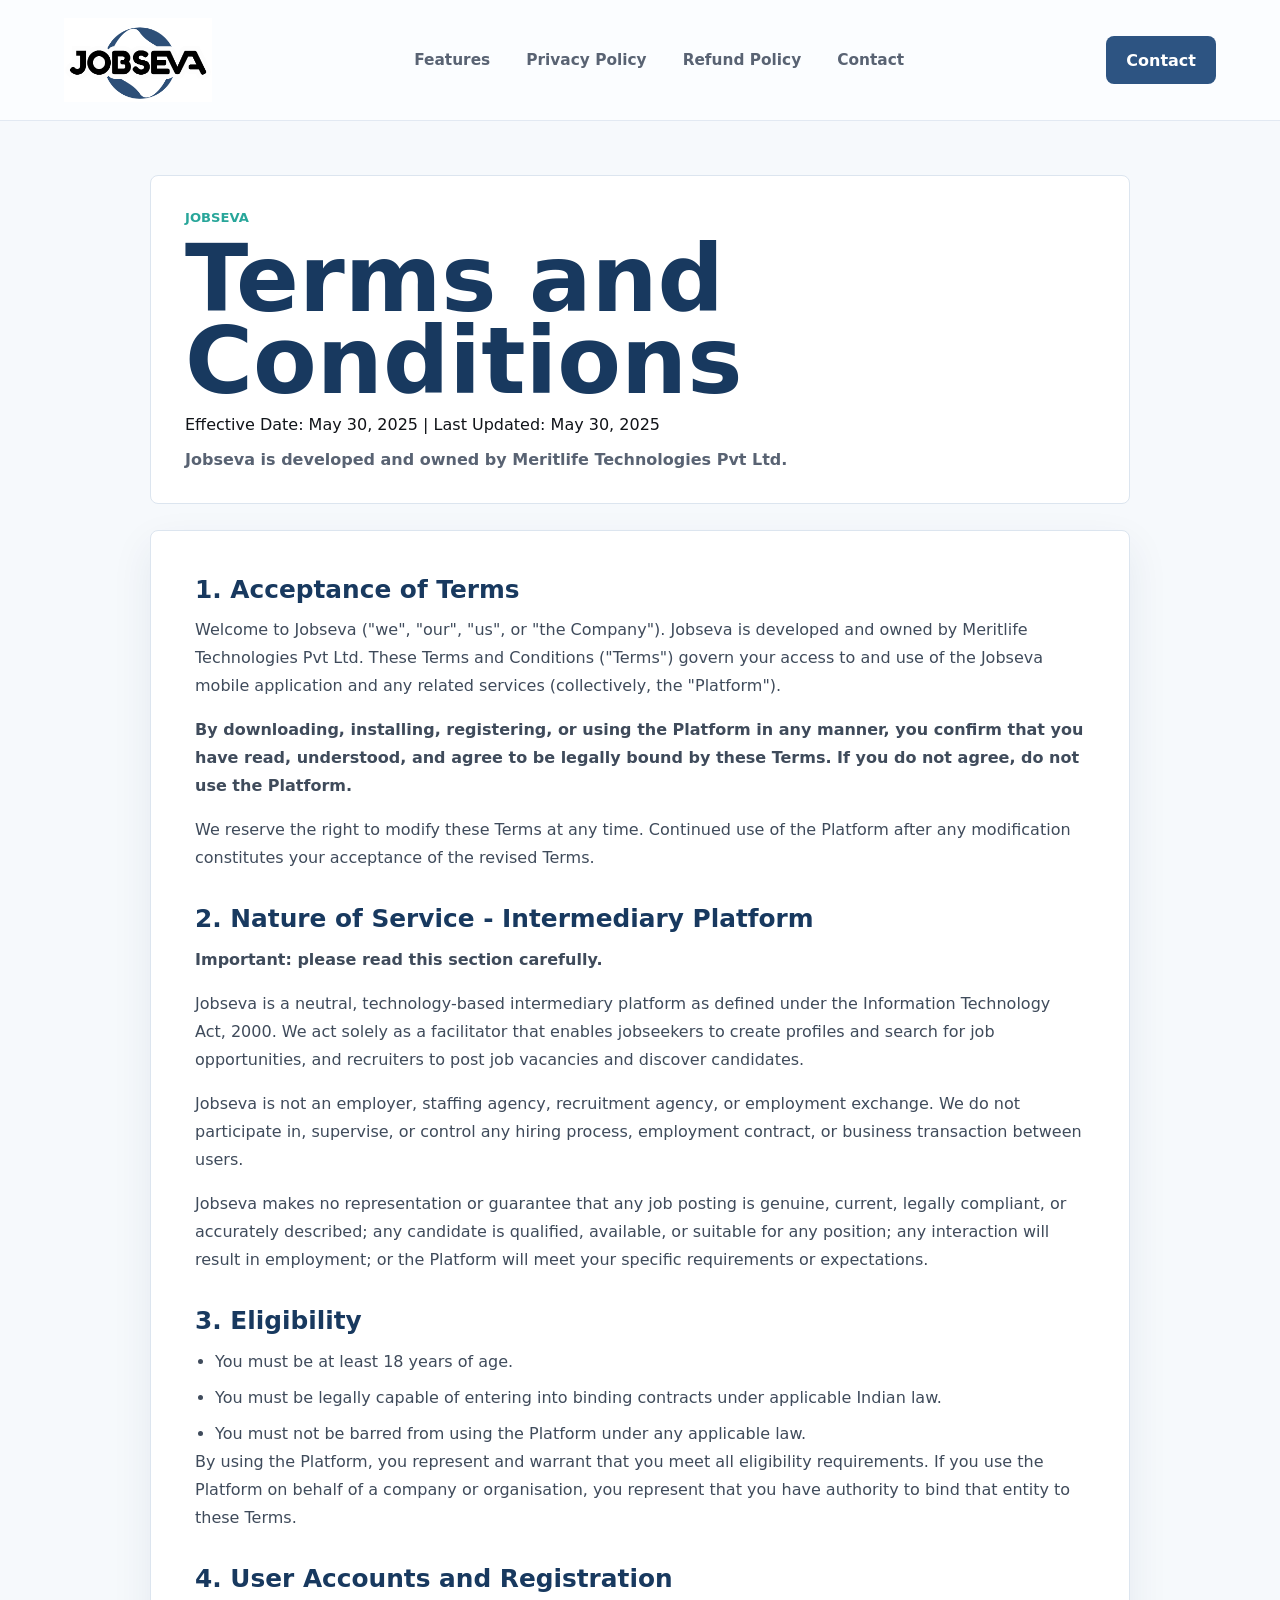
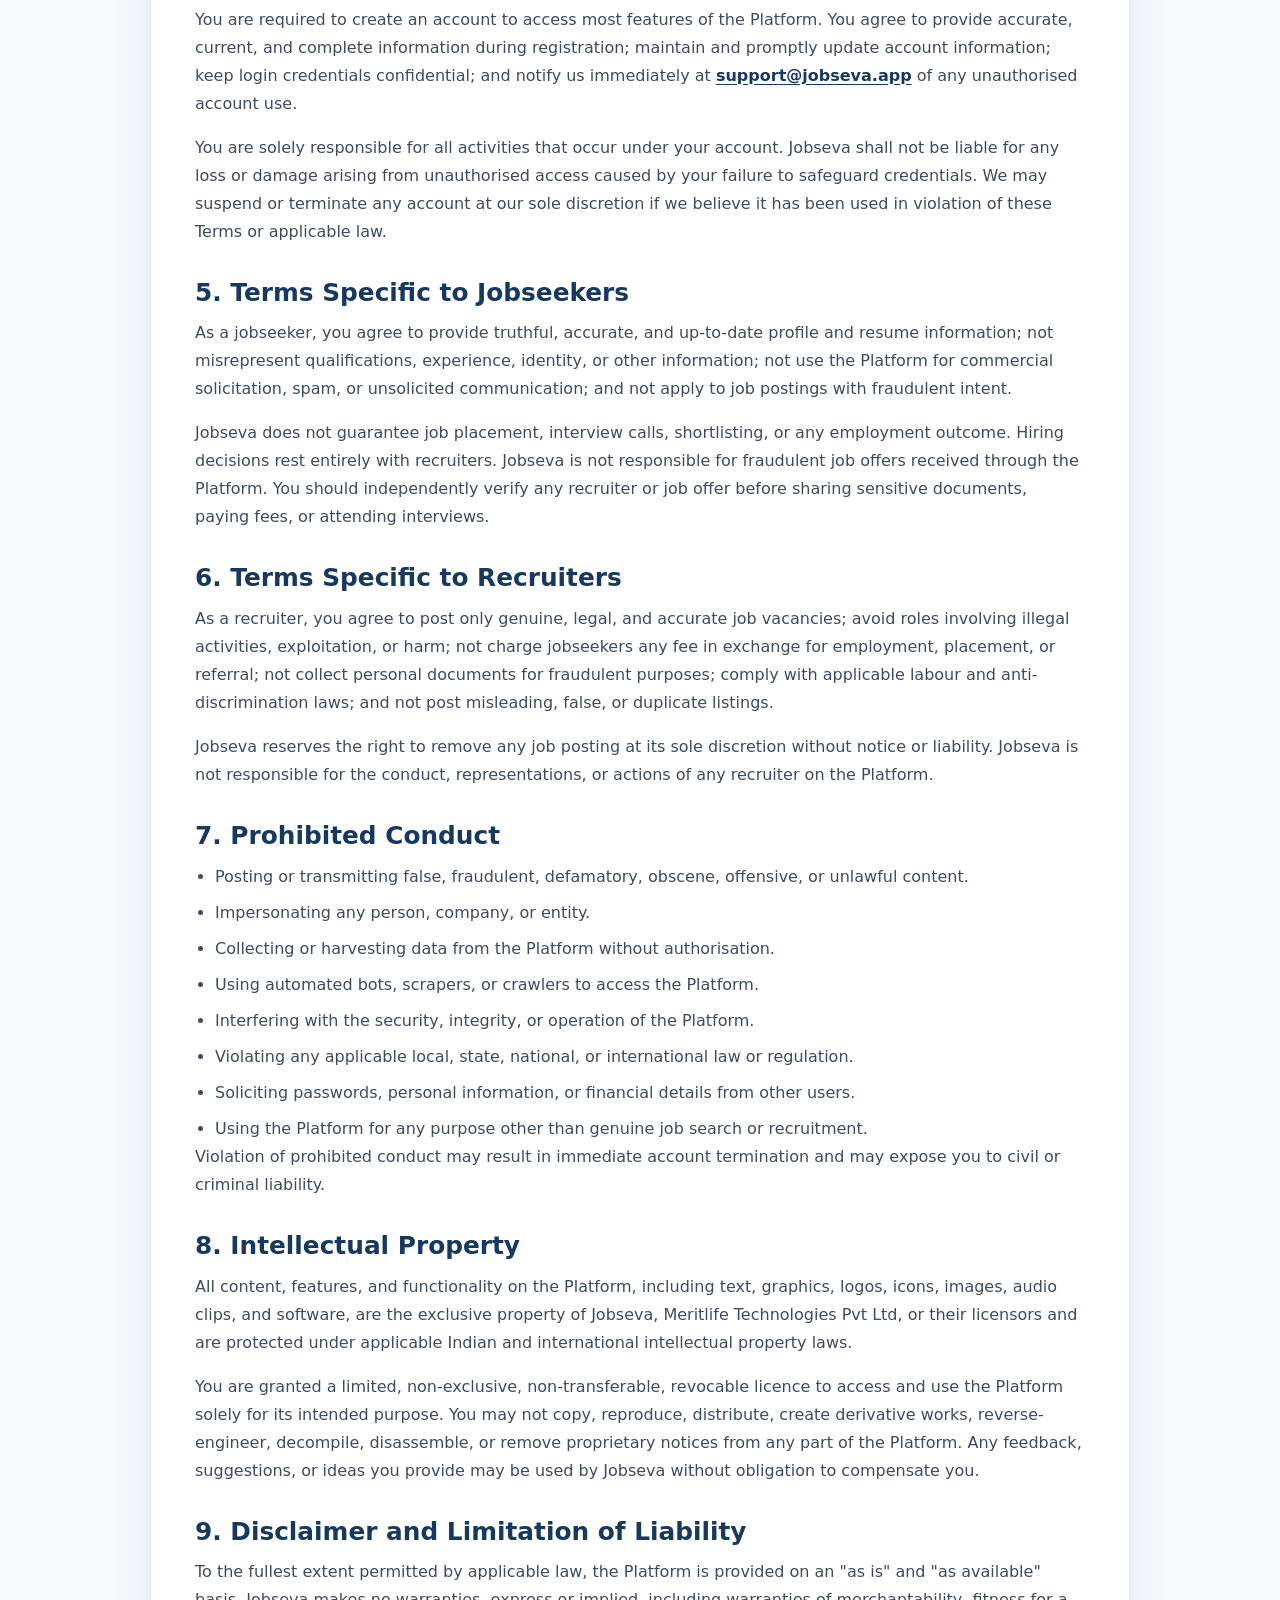
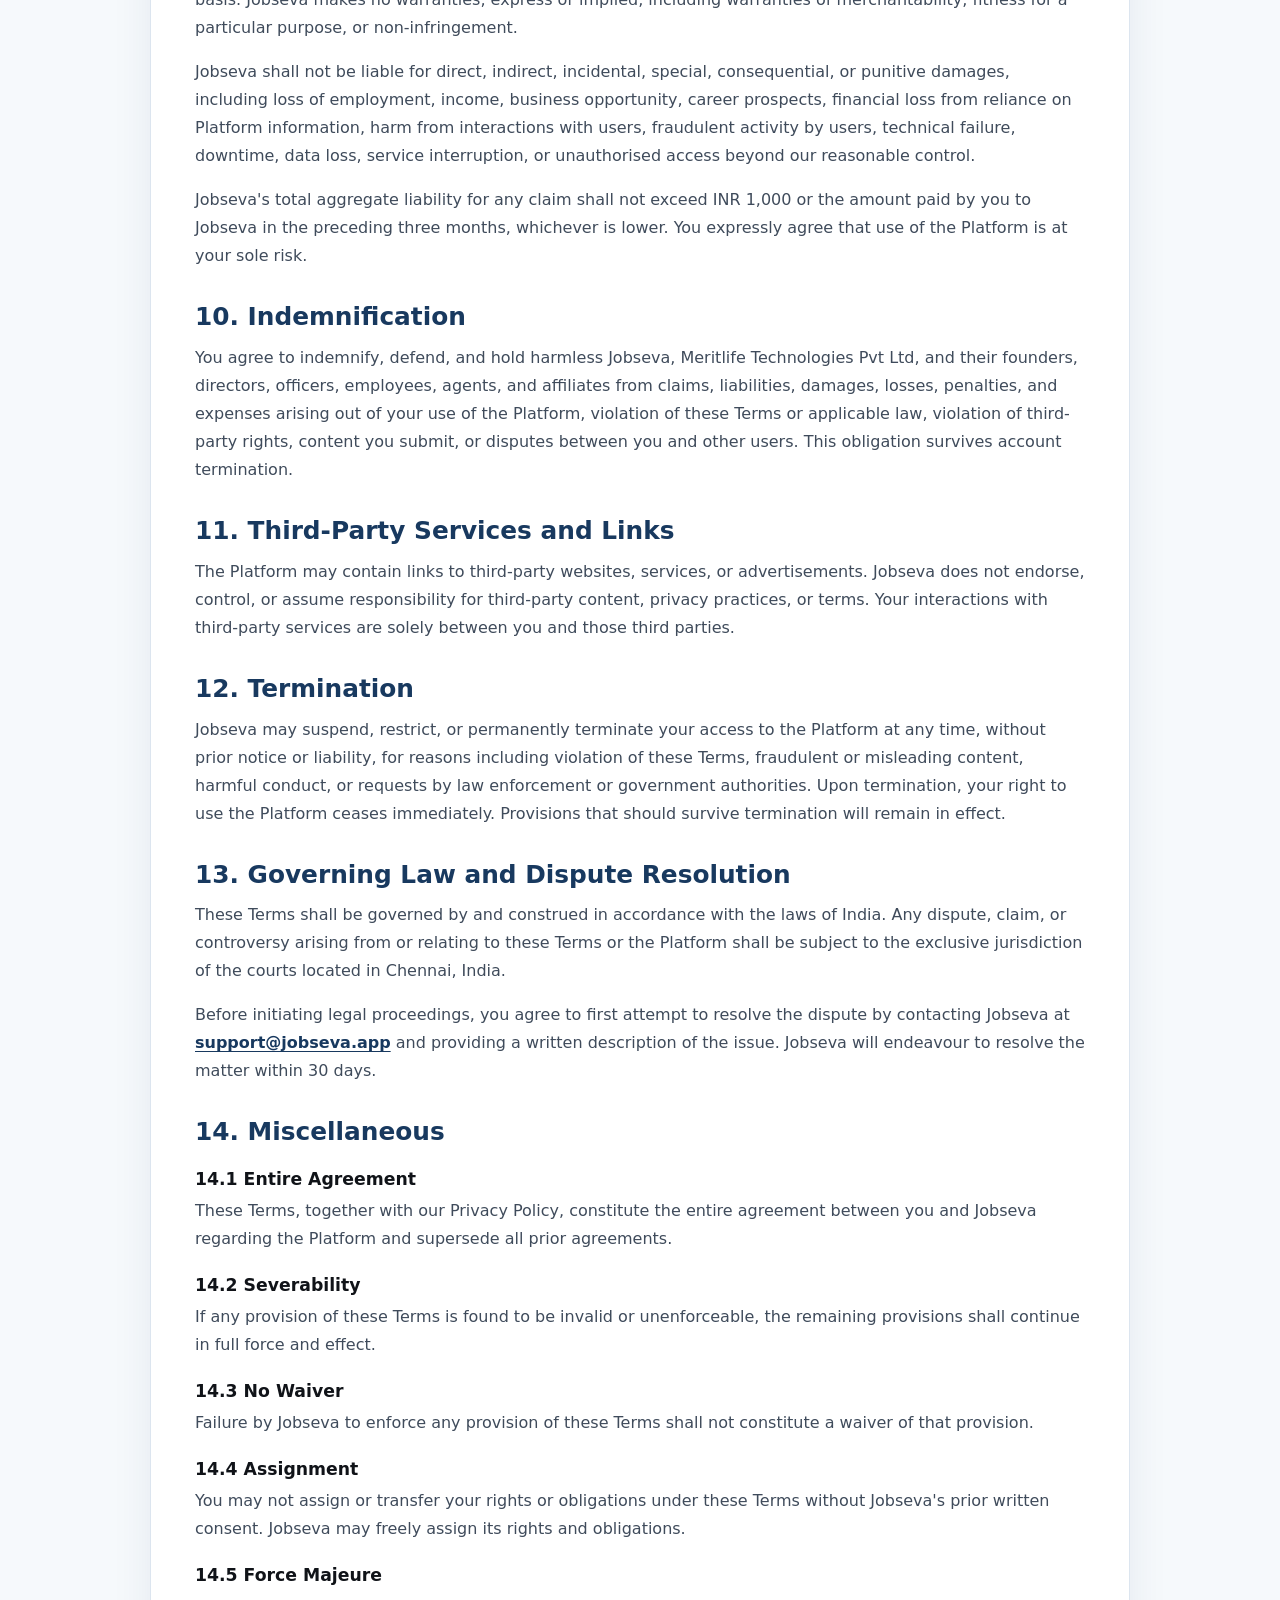
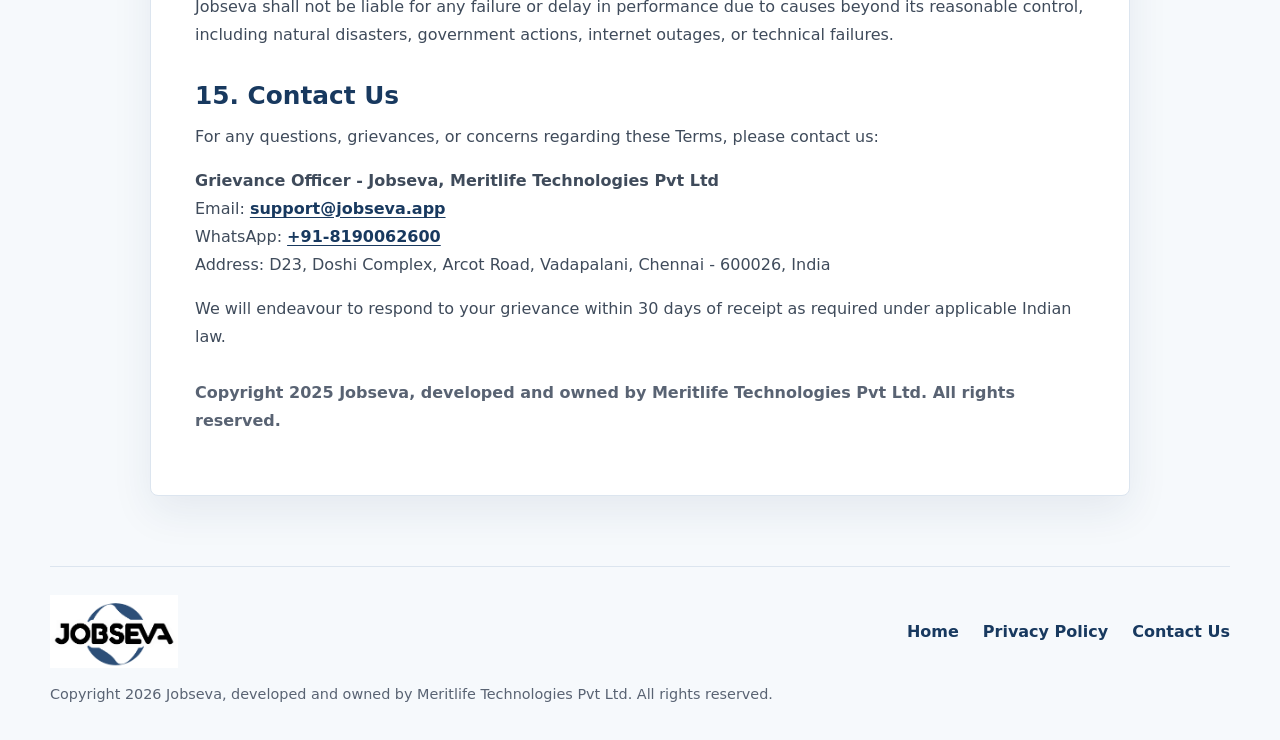
<file: terms-and-conditions.html>
<!DOCTYPE html>
<html lang="en">
  <head>
    <meta charset="UTF-8" />
    <meta name="viewport" content="width=device-width, initial-scale=1.0" />
    <title>Jobseva Terms and Conditions</title>
    <link rel="stylesheet" href="styles.css" />
    <link rel="icon" type="image/png" href="jobseva-logo.png" />
  </head>
  <body class="legal-page">
    <header class="site-header">
      <a class="brand" href="index.html" aria-label="Jobseva home">
        <img src="jobseva-logo-cropped.png" alt="Jobseva" />
      </a>
      <nav class="nav-links" aria-label="Primary navigation">
        <a href="index.html#features">Features</a>
        <a href="privacy-policy.html">Privacy Policy</a>
        <a href="index.html#refund-policy">Refund Policy</a>
        <a href="index.html#contact">Contact</a>
      </nav>
      <a class="header-cta" href="index.html#contact">Contact</a>
    </header>

    <main class="legal-shell">
      <section class="legal-hero">
        <p class="eyebrow">JOBSEVA</p>
        <h1>Terms and Conditions</h1>
        <p>Effective Date: May 30, 2025 | Last Updated: May 30, 2025</p>
        <p>Jobseva is developed and owned by Meritlife Technologies Pvt Ltd.</p>
      </section>

      <article class="legal-document">
        <h2>1. Acceptance of Terms</h2>
        <p>Welcome to Jobseva ("we", "our", "us", or "the Company"). Jobseva is developed and owned by Meritlife Technologies Pvt Ltd. These Terms and Conditions ("Terms") govern your access to and use of the Jobseva mobile application and any related services (collectively, the "Platform").</p>
        <p><strong>By downloading, installing, registering, or using the Platform in any manner, you confirm that you have read, understood, and agree to be legally bound by these Terms. If you do not agree, do not use the Platform.</strong></p>
        <p>We reserve the right to modify these Terms at any time. Continued use of the Platform after any modification constitutes your acceptance of the revised Terms.</p>

        <h2>2. Nature of Service - Intermediary Platform</h2>
        <p><strong>Important: please read this section carefully.</strong></p>
        <p>Jobseva is a neutral, technology-based intermediary platform as defined under the Information Technology Act, 2000. We act solely as a facilitator that enables jobseekers to create profiles and search for job opportunities, and recruiters to post job vacancies and discover candidates.</p>
        <p>Jobseva is not an employer, staffing agency, recruitment agency, or employment exchange. We do not participate in, supervise, or control any hiring process, employment contract, or business transaction between users.</p>
        <p>Jobseva makes no representation or guarantee that any job posting is genuine, current, legally compliant, or accurately described; any candidate is qualified, available, or suitable for any position; any interaction will result in employment; or the Platform will meet your specific requirements or expectations.</p>

        <h2>3. Eligibility</h2>
        <ul>
          <li>You must be at least 18 years of age.</li>
          <li>You must be legally capable of entering into binding contracts under applicable Indian law.</li>
          <li>You must not be barred from using the Platform under any applicable law.</li>
        </ul>
        <p>By using the Platform, you represent and warrant that you meet all eligibility requirements. If you use the Platform on behalf of a company or organisation, you represent that you have authority to bind that entity to these Terms.</p>

        <h2>4. User Accounts and Registration</h2>
        <p>You are required to create an account to access most features of the Platform. You agree to provide accurate, current, and complete information during registration; maintain and promptly update account information; keep login credentials confidential; and notify us immediately at <a href="mailto:support@jobseva.app">support@jobseva.app</a> of any unauthorised account use.</p>
        <p>You are solely responsible for all activities that occur under your account. Jobseva shall not be liable for any loss or damage arising from unauthorised access caused by your failure to safeguard credentials. We may suspend or terminate any account at our sole discretion if we believe it has been used in violation of these Terms or applicable law.</p>

        <h2>5. Terms Specific to Jobseekers</h2>
        <p>As a jobseeker, you agree to provide truthful, accurate, and up-to-date profile and resume information; not misrepresent qualifications, experience, identity, or other information; not use the Platform for commercial solicitation, spam, or unsolicited communication; and not apply to job postings with fraudulent intent.</p>
        <p>Jobseva does not guarantee job placement, interview calls, shortlisting, or any employment outcome. Hiring decisions rest entirely with recruiters. Jobseva is not responsible for fraudulent job offers received through the Platform. You should independently verify any recruiter or job offer before sharing sensitive documents, paying fees, or attending interviews.</p>

        <h2>6. Terms Specific to Recruiters</h2>
        <p>As a recruiter, you agree to post only genuine, legal, and accurate job vacancies; avoid roles involving illegal activities, exploitation, or harm; not charge jobseekers any fee in exchange for employment, placement, or referral; not collect personal documents for fraudulent purposes; comply with applicable labour and anti-discrimination laws; and not post misleading, false, or duplicate listings.</p>
        <p>Jobseva reserves the right to remove any job posting at its sole discretion without notice or liability. Jobseva is not responsible for the conduct, representations, or actions of any recruiter on the Platform.</p>

        <h2>7. Prohibited Conduct</h2>
        <ul>
          <li>Posting or transmitting false, fraudulent, defamatory, obscene, offensive, or unlawful content.</li>
          <li>Impersonating any person, company, or entity.</li>
          <li>Collecting or harvesting data from the Platform without authorisation.</li>
          <li>Using automated bots, scrapers, or crawlers to access the Platform.</li>
          <li>Interfering with the security, integrity, or operation of the Platform.</li>
          <li>Violating any applicable local, state, national, or international law or regulation.</li>
          <li>Soliciting passwords, personal information, or financial details from other users.</li>
          <li>Using the Platform for any purpose other than genuine job search or recruitment.</li>
        </ul>
        <p>Violation of prohibited conduct may result in immediate account termination and may expose you to civil or criminal liability.</p>

        <h2>8. Intellectual Property</h2>
        <p>All content, features, and functionality on the Platform, including text, graphics, logos, icons, images, audio clips, and software, are the exclusive property of Jobseva, Meritlife Technologies Pvt Ltd, or their licensors and are protected under applicable Indian and international intellectual property laws.</p>
        <p>You are granted a limited, non-exclusive, non-transferable, revocable licence to access and use the Platform solely for its intended purpose. You may not copy, reproduce, distribute, create derivative works, reverse-engineer, decompile, disassemble, or remove proprietary notices from any part of the Platform. Any feedback, suggestions, or ideas you provide may be used by Jobseva without obligation to compensate you.</p>

        <h2>9. Disclaimer and Limitation of Liability</h2>
        <p>To the fullest extent permitted by applicable law, the Platform is provided on an "as is" and "as available" basis. Jobseva makes no warranties, express or implied, including warranties of merchantability, fitness for a particular purpose, or non-infringement.</p>
        <p>Jobseva shall not be liable for direct, indirect, incidental, special, consequential, or punitive damages, including loss of employment, income, business opportunity, career prospects, financial loss from reliance on Platform information, harm from interactions with users, fraudulent activity by users, technical failure, downtime, data loss, service interruption, or unauthorised access beyond our reasonable control.</p>
        <p>Jobseva's total aggregate liability for any claim shall not exceed INR 1,000 or the amount paid by you to Jobseva in the preceding three months, whichever is lower. You expressly agree that use of the Platform is at your sole risk.</p>

        <h2>10. Indemnification</h2>
        <p>You agree to indemnify, defend, and hold harmless Jobseva, Meritlife Technologies Pvt Ltd, and their founders, directors, officers, employees, agents, and affiliates from claims, liabilities, damages, losses, penalties, and expenses arising out of your use of the Platform, violation of these Terms or applicable law, violation of third-party rights, content you submit, or disputes between you and other users. This obligation survives account termination.</p>

        <h2>11. Third-Party Services and Links</h2>
        <p>The Platform may contain links to third-party websites, services, or advertisements. Jobseva does not endorse, control, or assume responsibility for third-party content, privacy practices, or terms. Your interactions with third-party services are solely between you and those third parties.</p>

        <h2>12. Termination</h2>
        <p>Jobseva may suspend, restrict, or permanently terminate your access to the Platform at any time, without prior notice or liability, for reasons including violation of these Terms, fraudulent or misleading content, harmful conduct, or requests by law enforcement or government authorities. Upon termination, your right to use the Platform ceases immediately. Provisions that should survive termination will remain in effect.</p>

        <h2>13. Governing Law and Dispute Resolution</h2>
        <p>These Terms shall be governed by and construed in accordance with the laws of India. Any dispute, claim, or controversy arising from or relating to these Terms or the Platform shall be subject to the exclusive jurisdiction of the courts located in Chennai, India.</p>
        <p>Before initiating legal proceedings, you agree to first attempt to resolve the dispute by contacting Jobseva at <a href="mailto:support@jobseva.app">support@jobseva.app</a> and providing a written description of the issue. Jobseva will endeavour to resolve the matter within 30 days.</p>

        <h2>14. Miscellaneous</h2>
        <h3>14.1 Entire Agreement</h3>
        <p>These Terms, together with our Privacy Policy, constitute the entire agreement between you and Jobseva regarding the Platform and supersede all prior agreements.</p>
        <h3>14.2 Severability</h3>
        <p>If any provision of these Terms is found to be invalid or unenforceable, the remaining provisions shall continue in full force and effect.</p>
        <h3>14.3 No Waiver</h3>
        <p>Failure by Jobseva to enforce any provision of these Terms shall not constitute a waiver of that provision.</p>
        <h3>14.4 Assignment</h3>
        <p>You may not assign or transfer your rights or obligations under these Terms without Jobseva's prior written consent. Jobseva may freely assign its rights and obligations.</p>
        <h3>14.5 Force Majeure</h3>
        <p>Jobseva shall not be liable for any failure or delay in performance due to causes beyond its reasonable control, including natural disasters, government actions, internet outages, or technical failures.</p>

        <h2>15. Contact Us</h2>
        <p>For any questions, grievances, or concerns regarding these Terms, please contact us:</p>
        <p><strong>Grievance Officer - Jobseva, Meritlife Technologies Pvt Ltd</strong><br />Email: <a href="mailto:support@jobseva.app">support@jobseva.app</a><br />WhatsApp: <a href="tel:+918190062600">+91-8190062600</a><br />Address: D23, Doshi Complex, Arcot Road, Vadapalani, Chennai - 600026, India</p>
        <p>We will endeavour to respond to your grievance within 30 days of receipt as required under applicable Indian law.</p>
        <p class="copyright-line">Copyright 2025 Jobseva, developed and owned by Meritlife Technologies Pvt Ltd. All rights reserved.</p>
      </article>
    </main>

    <footer class="site-footer">
      <img src="jobseva-logo-cropped.png" alt="Jobseva" />
      <nav aria-label="Footer navigation">
        <a href="index.html">Home</a>
        <a href="privacy-policy.html">Privacy Policy</a>
        <a href="index.html#contact">Contact Us</a>
      </nav>
      <p>Copyright 2026 Jobseva, developed and owned by Meritlife Technologies Pvt Ltd. All rights reserved.</p>
    </footer>
  </body>
</html>
</file>
<file: styles.css>
:root {
  --ink: #101318;
  --muted: #596373;
  --brand: #2d5482;
  --brand-dark: #18395f;
  --teal: #28a69a;
  --gold: #f1b84b;
  --surface: #ffffff;
  --soft: #f3f7fb;
  --line: #dce5ef;
  --shadow: 0 24px 60px rgba(28, 54, 85, 0.16);
}

* {
  box-sizing: border-box;
}

html {
  scroll-behavior: smooth;
}

body {
  margin: 0;
  font-family: Inter, ui-sans-serif, system-ui, -apple-system, BlinkMacSystemFont, "Segoe UI", sans-serif;
  color: var(--ink);
  background: #fbfdff;
}

a {
  color: inherit;
  text-decoration: none;
}

.site-header {
  position: sticky;
  top: 0;
  z-index: 10;
  display: flex;
  align-items: center;
  justify-content: space-between;
  gap: 24px;
  padding: 18px clamp(20px, 5vw, 72px);
  border-bottom: 1px solid rgba(220, 229, 239, 0.82);
  background: rgba(251, 253, 255, 0.92);
  backdrop-filter: blur(18px);
}

.brand img {
  display: block;
  width: 148px;
  height: auto;
}

.nav-links {
  display: flex;
  gap: clamp(16px, 3vw, 36px);
  color: var(--muted);
  font-size: 0.96rem;
  font-weight: 700;
}

.nav-links a:hover {
  color: var(--brand);
}

.header-cta,
.primary-action,
.secondary-action,
.search-panel button,
.final-cta a {
  display: inline-flex;
  align-items: center;
  justify-content: center;
  min-height: 48px;
  border-radius: 8px;
  font-weight: 800;
}

.header-cta {
  padding: 0 20px;
  color: #fff;
  background: var(--brand);
}

.hero {
  display: grid;
  grid-template-columns: minmax(0, 1.02fr) minmax(330px, 0.78fr);
  gap: clamp(36px, 6vw, 90px);
  align-items: center;
  padding: clamp(42px, 5vw, 64px) clamp(20px, 5vw, 72px) 54px;
  background:
    linear-gradient(118deg, rgba(45, 84, 130, 0.1), transparent 48%),
    radial-gradient(circle at 86% 18%, rgba(40, 166, 154, 0.14), transparent 30%);
}

.hero-content {
  max-width: 760px;
}

.eyebrow {
  margin: 0 0 14px;
  color: var(--teal);
  font-size: 0.82rem;
  font-weight: 900;
  letter-spacing: 0;
  text-transform: uppercase;
}

h1,
h2,
h3,
p {
  margin-top: 0;
}

h1 {
  margin-bottom: 14px;
  color: var(--brand-dark);
  font-size: clamp(4rem, 12vw, 8.7rem);
  line-height: 0.88;
  letter-spacing: 0;
}

.hero-copy {
  max-width: 650px;
  margin-bottom: 28px;
  color: #394556;
  font-size: clamp(1.15rem, 2vw, 1.45rem);
  line-height: 1.55;
}

.search-panel {
  display: grid;
  grid-template-columns: 1fr 1fr auto;
  gap: 10px;
  max-width: 800px;
  padding: 10px;
  border: 1px solid var(--line);
  border-radius: 8px;
  background: var(--surface);
  box-shadow: var(--shadow);
}

.search-panel label {
  display: grid;
  gap: 4px;
  padding: 8px 12px;
  border: 1px solid var(--line);
  border-radius: 8px;
  background: var(--soft);
}

.search-panel span {
  color: var(--muted);
  font-size: 0.74rem;
  font-weight: 800;
}

.search-panel input {
  width: 100%;
  min-width: 0;
  border: 0;
  outline: 0;
  color: var(--ink);
  background: transparent;
  font: inherit;
  font-weight: 800;
}

.search-panel button,
.primary-action,
.final-cta a {
  border: 0;
  padding: 0 24px;
  color: #fff;
  background: var(--brand-dark);
  cursor: pointer;
}

.hero-actions {
  display: flex;
  flex-wrap: wrap;
  gap: 12px;
  margin-top: 22px;
}

.secondary-action {
  padding: 0 22px;
  border: 1px solid var(--line);
  color: var(--brand-dark);
  background: #fff;
}

.app-showcase {
  position: relative;
  display: grid;
  justify-items: center;
  min-height: 560px;
  padding: 34px 0 20px;
}

.showcase-label {
  justify-self: start;
  margin-left: 26px;
  padding: 8px 12px;
  border: 1px solid rgba(24, 57, 95, 0.12);
  border-radius: 8px;
  color: var(--brand-dark);
  background: rgba(255, 255, 255, 0.86);
  font-size: 0.76rem;
  font-weight: 900;
}

.screen-stack {
  position: relative;
  width: min(100%, 520px);
  height: 520px;
  margin-top: 8px;
}

.app-screen {
  position: absolute;
  overflow: hidden;
  width: 188px;
  min-height: 385px;
  padding: 12px;
  border: 7px solid #111827;
  border-radius: 24px;
  background: #fff;
  box-shadow: 0 24px 46px rgba(16, 19, 24, 0.2);
}

.screen-login {
  left: 0;
  top: 76px;
  transform: rotate(-6deg);
}

.screen-home {
  left: 144px;
  top: 10px;
  z-index: 2;
  width: 214px;
  min-height: 455px;
}

.screen-profile {
  right: 0;
  top: 92px;
  transform: rotate(5deg);
}

.status-bar {
  width: 58px;
  height: 5px;
  margin: 0 auto 34px;
  border-radius: 999px;
  background: #111827;
}

.splash-mark {
  display: grid;
  justify-items: center;
  gap: 4px;
  margin-bottom: 38px;
  padding-top: 18px;
}

.splash-mark img {
  width: 112px;
}

.splash-mark span {
  color: var(--muted);
  font-size: 0.64rem;
  font-weight: 800;
}

.login-card {
  display: grid;
  gap: 10px;
  padding: 14px;
  border: 1px solid var(--line);
  border-radius: 8px;
  background: #f9fbfe;
}

.login-card label {
  color: var(--muted);
  font-size: 0.64rem;
  font-weight: 900;
}

.input-line {
  height: 28px;
  border: 1px solid var(--line);
  border-radius: 6px;
  background: #fff;
}

.input-line.short {
  width: 82%;
}

.login-card button,
.post-job {
  min-height: 34px;
  border: 0;
  border-radius: 6px;
  color: #fff;
  background: var(--brand-dark);
  font-weight: 900;
}

.app-bar {
  display: flex;
  align-items: center;
  justify-content: space-between;
  margin: -12px -12px 14px;
  padding: 18px 14px 14px;
  color: #fff;
  background: var(--brand-dark);
  font-size: 0.78rem;
  font-weight: 900;
}

.app-bar strong {
  display: grid;
  place-items: center;
  width: 28px;
  height: 28px;
  border-radius: 999px;
  color: var(--brand-dark);
  background: #fff;
  font-size: 0.72rem;
}

.search-chip {
  padding: 11px 12px;
  border: 1px solid var(--line);
  border-radius: 8px;
  color: var(--muted);
  background: #f7f9fc;
  font-size: 0.72rem;
  font-weight: 800;
}

.category-row {
  display: grid;
  grid-template-columns: repeat(3, 1fr);
  gap: 7px;
  margin: 12px 0;
}

.category-row span {
  padding: 8px 0;
  border-radius: 6px;
  color: var(--brand-dark);
  background: #edf4fb;
  font-size: 0.62rem;
  font-weight: 900;
  text-align: center;
}

.mobile-job-card {
  display: grid;
  gap: 6px;
  margin-bottom: 10px;
  padding: 13px;
  border: 1px solid var(--line);
  border-radius: 8px;
  background: #fff;
}

.mobile-job-card small {
  color: var(--teal);
  font-weight: 900;
}

.mobile-job-card h2 {
  margin: 0;
  color: var(--brand-dark);
  font-size: 1rem;
}

.mobile-job-card p {
  margin: 0;
  color: var(--muted);
  font-size: 0.72rem;
}

.mobile-job-card div {
  display: flex;
  justify-content: space-between;
  align-items: center;
  margin-top: 4px;
}

.mobile-job-card span {
  color: var(--muted);
  font-size: 0.66rem;
  font-weight: 800;
}

.mobile-job-card strong {
  padding: 6px 10px;
  border-radius: 6px;
  color: #fff;
  background: var(--brand-dark);
  font-size: 0.66rem;
}

.muted-card {
  background: #f8fbff;
}

.bottom-nav {
  position: absolute;
  right: 0;
  bottom: 0;
  left: 0;
  display: grid;
  grid-template-columns: repeat(4, 1fr);
  gap: 12px;
  padding: 12px 22px 16px;
  background: var(--brand-dark);
}

.bottom-nav span {
  height: 8px;
  border-radius: 999px;
  background: rgba(255, 255, 255, 0.72);
}

.profile-panel {
  display: grid;
  justify-items: center;
  gap: 8px;
  padding: 18px 12px;
  border: 1px solid var(--line);
  border-radius: 8px;
  background: #f8fbff;
  text-align: center;
}

.avatar {
  width: 54px;
  height: 54px;
  border-radius: 999px;
  background: linear-gradient(135deg, var(--brand), var(--teal));
}

.profile-panel p {
  margin: 0;
  color: var(--muted);
  font-size: 0.7rem;
}

.pipeline-list {
  display: grid;
  gap: 10px;
  margin: 16px 0;
}

.pipeline-list span {
  height: 34px;
  border: 1px solid var(--line);
  border-radius: 8px;
  background: linear-gradient(90deg, #edf4fb 35%, #fff 35%);
}

.trust-band strong {
  display: block;
  color: var(--brand-dark);
  font-size: 1.5rem;
}

.trust-band span {
  color: var(--muted);
  font-size: 0.86rem;
  font-weight: 700;
}

.trust-band,
.features,
.workflow,
.final-cta,
.policies,
.site-footer {
  margin: 0 auto;
  width: min(1180px, calc(100% - 40px));
}

.trust-band {
  display: grid;
  grid-template-columns: repeat(4, 1fr);
  gap: 1px;
  overflow: hidden;
  border: 1px solid var(--line);
  border-radius: 8px;
  background: var(--line);
  transform: translateY(-24px);
}

.trust-band div {
  padding: 24px;
  background: #fff;
}

.features {
  padding: 74px 0;
}

.section-heading {
  max-width: 620px;
  margin-bottom: 28px;
}

.section-heading h2,
.workflow h2,
.final-cta h2 {
  margin-bottom: 0;
  color: var(--brand-dark);
  font-size: clamp(2rem, 4vw, 3.4rem);
  line-height: 1.04;
}

.feature-grid {
  display: grid;
  grid-template-columns: repeat(3, 1fr);
  gap: 18px;
}

.feature-grid article {
  min-height: 250px;
  padding: 28px;
  border: 1px solid var(--line);
  border-radius: 8px;
  background: #fff;
}

.feature-icon {
  display: inline-flex;
  align-items: center;
  justify-content: center;
  width: 48px;
  height: 48px;
  margin-bottom: 26px;
  border-radius: 8px;
  color: #fff;
  background: var(--brand);
  font-weight: 900;
}

.feature-grid h3 {
  margin-bottom: 10px;
  font-size: 1.35rem;
}

.feature-grid p,
.workflow span,
.final-cta p {
  color: var(--muted);
  line-height: 1.6;
}

.workflow {
  display: grid;
  grid-template-columns: 0.85fr 1fr;
  gap: 48px;
  align-items: start;
  padding: 68px clamp(22px, 5vw, 58px);
  border-radius: 8px;
  color: #fff;
  background: #101318;
}

.workflow h2 {
  color: #fff;
}

.workflow ol {
  display: grid;
  gap: 14px;
  margin: 0;
  padding: 0;
  list-style: none;
  counter-reset: step;
}

.workflow li {
  position: relative;
  padding: 20px 20px 20px 72px;
  border: 1px solid rgba(255, 255, 255, 0.14);
  border-radius: 8px;
  background: rgba(255, 255, 255, 0.06);
}

.workflow li::before {
  position: absolute;
  top: 20px;
  left: 20px;
  display: grid;
  place-items: center;
  width: 34px;
  height: 34px;
  border-radius: 8px;
  color: #101318;
  background: var(--gold);
  content: counter(step);
  counter-increment: step;
  font-weight: 900;
}

.workflow strong {
  display: block;
  margin-bottom: 7px;
  font-size: 1.1rem;
}

.workflow span {
  color: rgba(255, 255, 255, 0.72);
}

.final-cta {
  display: grid;
  grid-template-columns: auto 1fr auto;
  gap: 28px;
  align-items: center;
  margin-top: 74px;
  margin-bottom: 44px;
  padding: 28px;
  border: 1px solid var(--line);
  border-radius: 8px;
  background: #fff;
  box-shadow: 0 16px 42px rgba(28, 54, 85, 0.09);
}

.final-cta img {
  width: 150px;
}

.final-cta h2 {
  font-size: clamp(1.8rem, 3vw, 2.5rem);
}

.final-cta p {
  margin: 8px 0 0;
}

.final-cta a {
  min-width: 132px;
}

.policies {
  padding: 42px 0 76px;
}

.policy-grid {
  display: grid;
  grid-template-columns: repeat(2, 1fr);
  gap: 18px;
}

.policy-grid article {
  min-height: 340px;
  padding: 28px;
  border: 1px solid var(--line);
  border-radius: 8px;
  background: #fff;
  box-shadow: 0 12px 34px rgba(28, 54, 85, 0.07);
}

.policy-kicker {
  display: inline-flex;
  margin-bottom: 18px;
  padding: 7px 10px;
  border-radius: 8px;
  color: #fff;
  background: var(--brand-dark);
  font-size: 0.76rem;
  font-weight: 900;
}

.policy-grid h3 {
  margin-bottom: 12px;
  color: var(--brand-dark);
  font-size: 1.45rem;
}

.policy-grid p,
.policy-grid li {
  color: var(--muted);
  line-height: 1.65;
}

.policy-grid ul {
  display: grid;
  gap: 8px;
  margin: 18px 0 0;
  padding-left: 18px;
}

.contact-card {
  color: #fff;
  background: var(--brand-dark) !important;
}

.contact-card .policy-kicker {
  color: var(--brand-dark);
  background: #fff;
}

.contact-card h3,
.contact-card p {
  color: #fff;
}

.contact-list {
  display: grid;
  gap: 10px;
  margin-top: 20px;
}

.contact-list a,
.contact-list span {
  display: flex;
  align-items: center;
  min-height: 42px;
  padding: 0 14px;
  border: 1px solid rgba(255, 255, 255, 0.18);
  border-radius: 8px;
  color: #fff;
  background: rgba(255, 255, 255, 0.08);
  font-weight: 800;
}

.site-footer {
  display: grid;
  grid-template-columns: auto 1fr;
  gap: 18px 34px;
  align-items: center;
  padding: 28px 0 38px;
  border-top: 1px solid var(--line);
}

.site-footer img {
  width: 128px;
}

.site-footer nav {
  display: flex;
  flex-wrap: wrap;
  justify-content: flex-end;
  gap: 14px 24px;
  color: var(--brand-dark);
  font-weight: 800;
}

.site-footer p {
  grid-column: 1 / -1;
  margin: 0;
  color: var(--muted);
  font-size: 0.9rem;
}

.policy-actions {
  display: flex;
  flex-wrap: wrap;
  gap: 10px;
  margin-top: 22px;
}

.policy-actions a {
  display: inline-flex;
  align-items: center;
  min-height: 42px;
  padding: 0 14px;
  border-radius: 8px;
  color: #fff;
  background: var(--brand-dark);
  font-weight: 900;
}

.policy-actions a + a {
  border: 1px solid var(--line);
  color: var(--brand-dark);
  background: #fff;
}

.legal-page {
  background: #f6f9fc;
}

.legal-shell {
  width: min(980px, calc(100% - 40px));
  margin: 0 auto;
  padding: 54px 0 70px;
}

.legal-hero {
  margin-bottom: 26px;
  padding: 34px;
  border: 1px solid var(--line);
  border-radius: 8px;
  background: #fff;
}

.legal-hero h1 {
  margin-bottom: 12px;
  font-size: clamp(3rem, 8vw, 5.8rem);
}

.legal-hero p:last-child {
  margin-bottom: 0;
  color: var(--muted);
  font-weight: 800;
}

.legal-document {
  padding: clamp(24px, 5vw, 44px);
  border: 1px solid var(--line);
  border-radius: 8px;
  background: #fff;
  box-shadow: 0 16px 42px rgba(28, 54, 85, 0.08);
}

.legal-document h2 {
  margin: 32px 0 12px;
  color: var(--brand-dark);
  font-size: 1.55rem;
  line-height: 1.2;
}

.legal-document h2:first-child {
  margin-top: 0;
}

.legal-document h3 {
  margin: 22px 0 8px;
  color: var(--ink);
  font-size: 1.08rem;
}

.legal-document p,
.legal-document li {
  color: #3f4b5b;
  line-height: 1.75;
}

.legal-document ul {
  display: grid;
  gap: 8px;
  margin: 12px 0 0;
  padding-left: 20px;
}

.legal-document a {
  color: var(--brand-dark);
  font-weight: 900;
  text-decoration: underline;
  text-underline-offset: 3px;
}

.copyright-line {
  margin-top: 28px;
  color: var(--muted) !important;
  font-weight: 800;
}

@media (max-width: 920px) {
  .nav-links {
    display: none;
  }

  .hero {
    grid-template-columns: 1fr;
    padding-top: 42px;
  }

  .hero-content {
    max-width: none;
  }

  .app-showcase {
    min-height: 520px;
  }

  .trust-band,
  .feature-grid,
  .workflow,
  .policy-grid {
    grid-template-columns: 1fr 1fr;
  }

  .workflow {
    gap: 28px;
  }
}

@media (max-width: 680px) {
  .site-header {
    padding: 14px 18px;
  }

  .brand img {
    width: 124px;
  }

  .header-cta {
    min-height: 42px;
    padding: 0 14px;
  }

  .hero {
    min-height: auto;
    padding: 34px 18px 56px;
  }

  h1 {
    font-size: clamp(3.4rem, 18vw, 5.5rem);
  }

  .search-panel {
    grid-template-columns: 1fr;
  }

  .search-panel button {
    width: 100%;
  }

  .app-showcase {
    min-height: 470px;
    padding-top: 12px;
  }

  .showcase-label {
    margin-left: 0;
  }

  .screen-stack {
    width: 340px;
    height: 430px;
  }

  .app-screen {
    width: 154px;
    min-height: 316px;
    border-width: 5px;
    border-radius: 20px;
  }

  .screen-login {
    left: 0;
    top: 76px;
  }

  .screen-home {
    left: 92px;
    top: 14px;
    width: 174px;
    min-height: 380px;
  }

  .screen-profile {
    right: 0;
    top: 90px;
  }

  .splash-mark img {
    width: 86px;
  }

  .screen-login .login-card,
  .screen-profile .pipeline-list {
    display: none;
  }

  .trust-band,
  .feature-grid,
  .workflow,
  .final-cta,
  .policy-grid,
  .site-footer {
    grid-template-columns: 1fr;
  }

  .trust-band,
  .features,
  .workflow,
  .final-cta,
  .policies,
  .site-footer {
    width: calc(100% - 32px);
  }

  .trust-band {
    transform: translateY(-12px);
  }

  .features {
    padding: 48px 0;
  }

  .feature-grid article {
    min-height: auto;
  }

  .workflow {
    padding: 36px 22px;
  }

  .final-cta {
    margin-top: 42px;
    text-align: left;
  }

  .final-cta a {
    width: 100%;
  }

  .policies {
    padding: 38px 0 54px;
  }

  .policy-grid article {
    min-height: auto;
    padding: 22px;
  }

  .site-footer nav {
    justify-content: flex-start;
  }

  .legal-shell {
    width: calc(100% - 32px);
    padding: 36px 0 52px;
  }

  .legal-hero {
    padding: 24px;
  }
}
</file>
